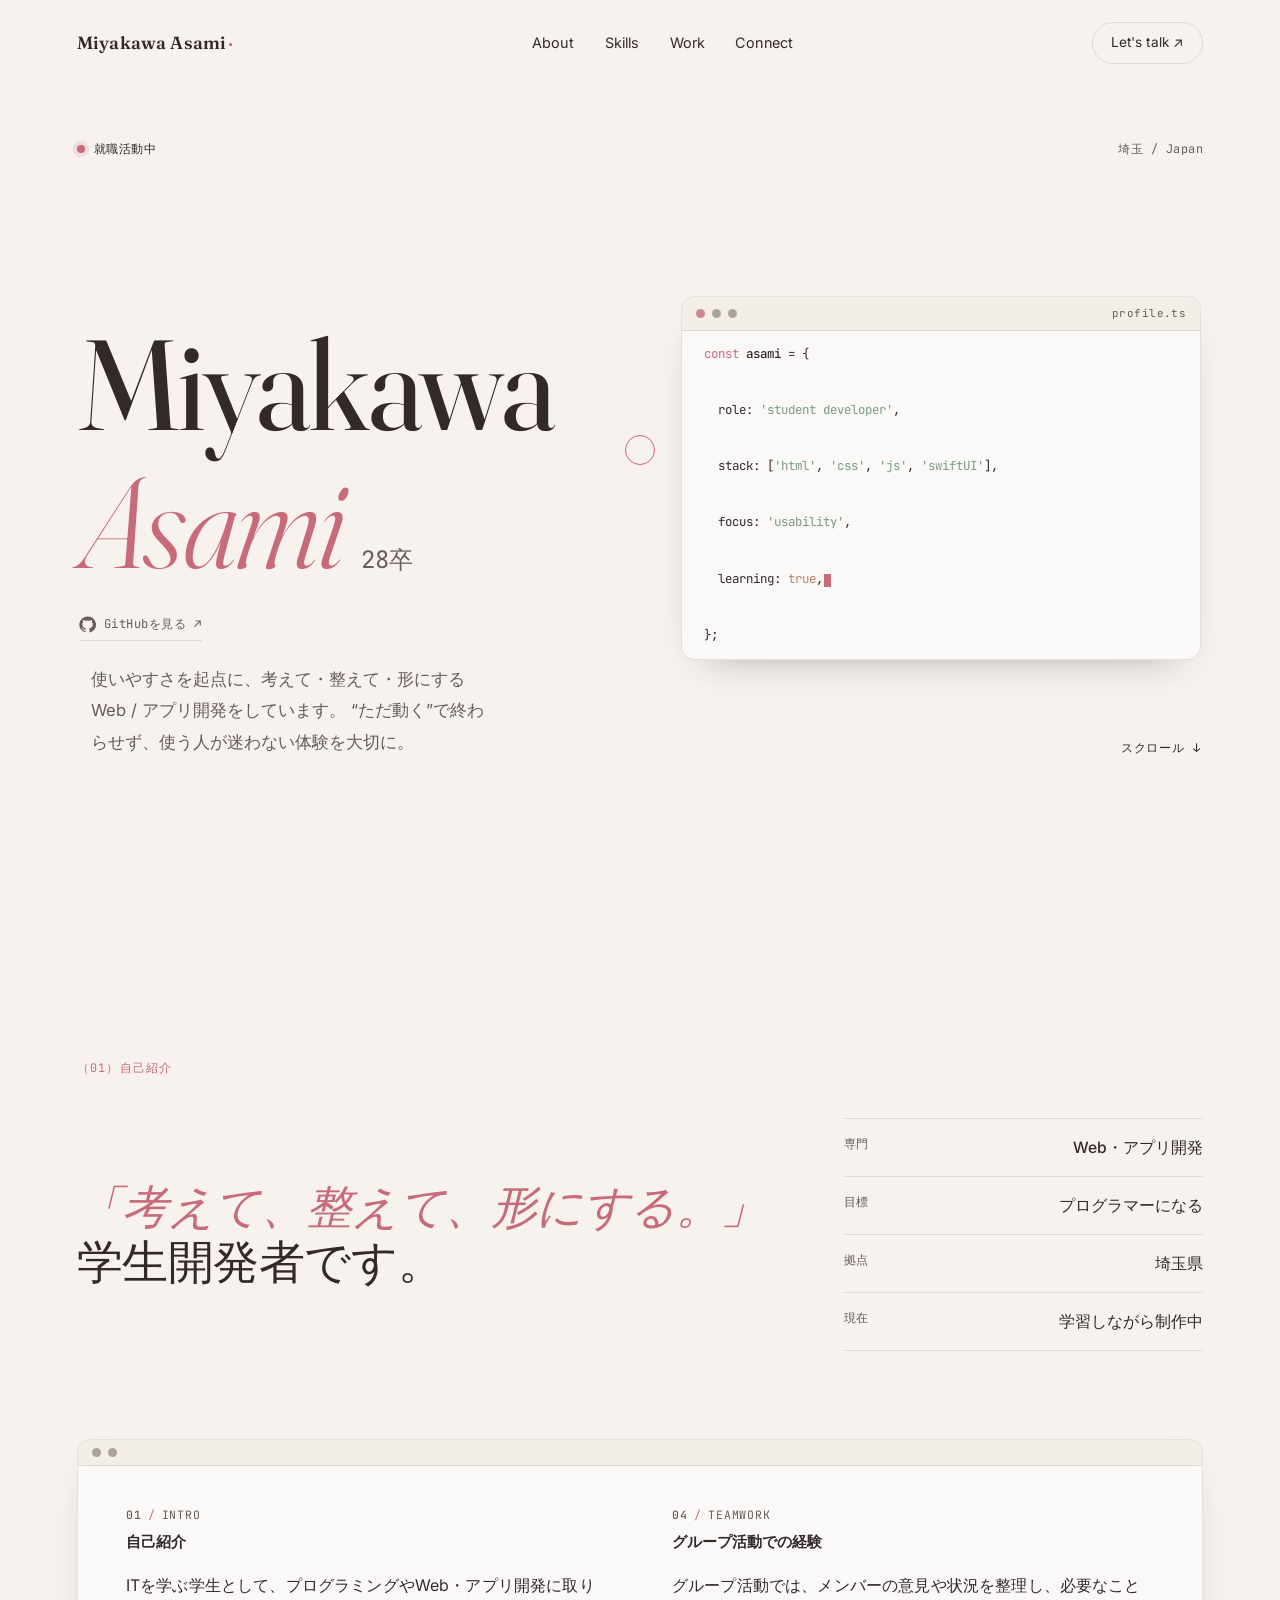
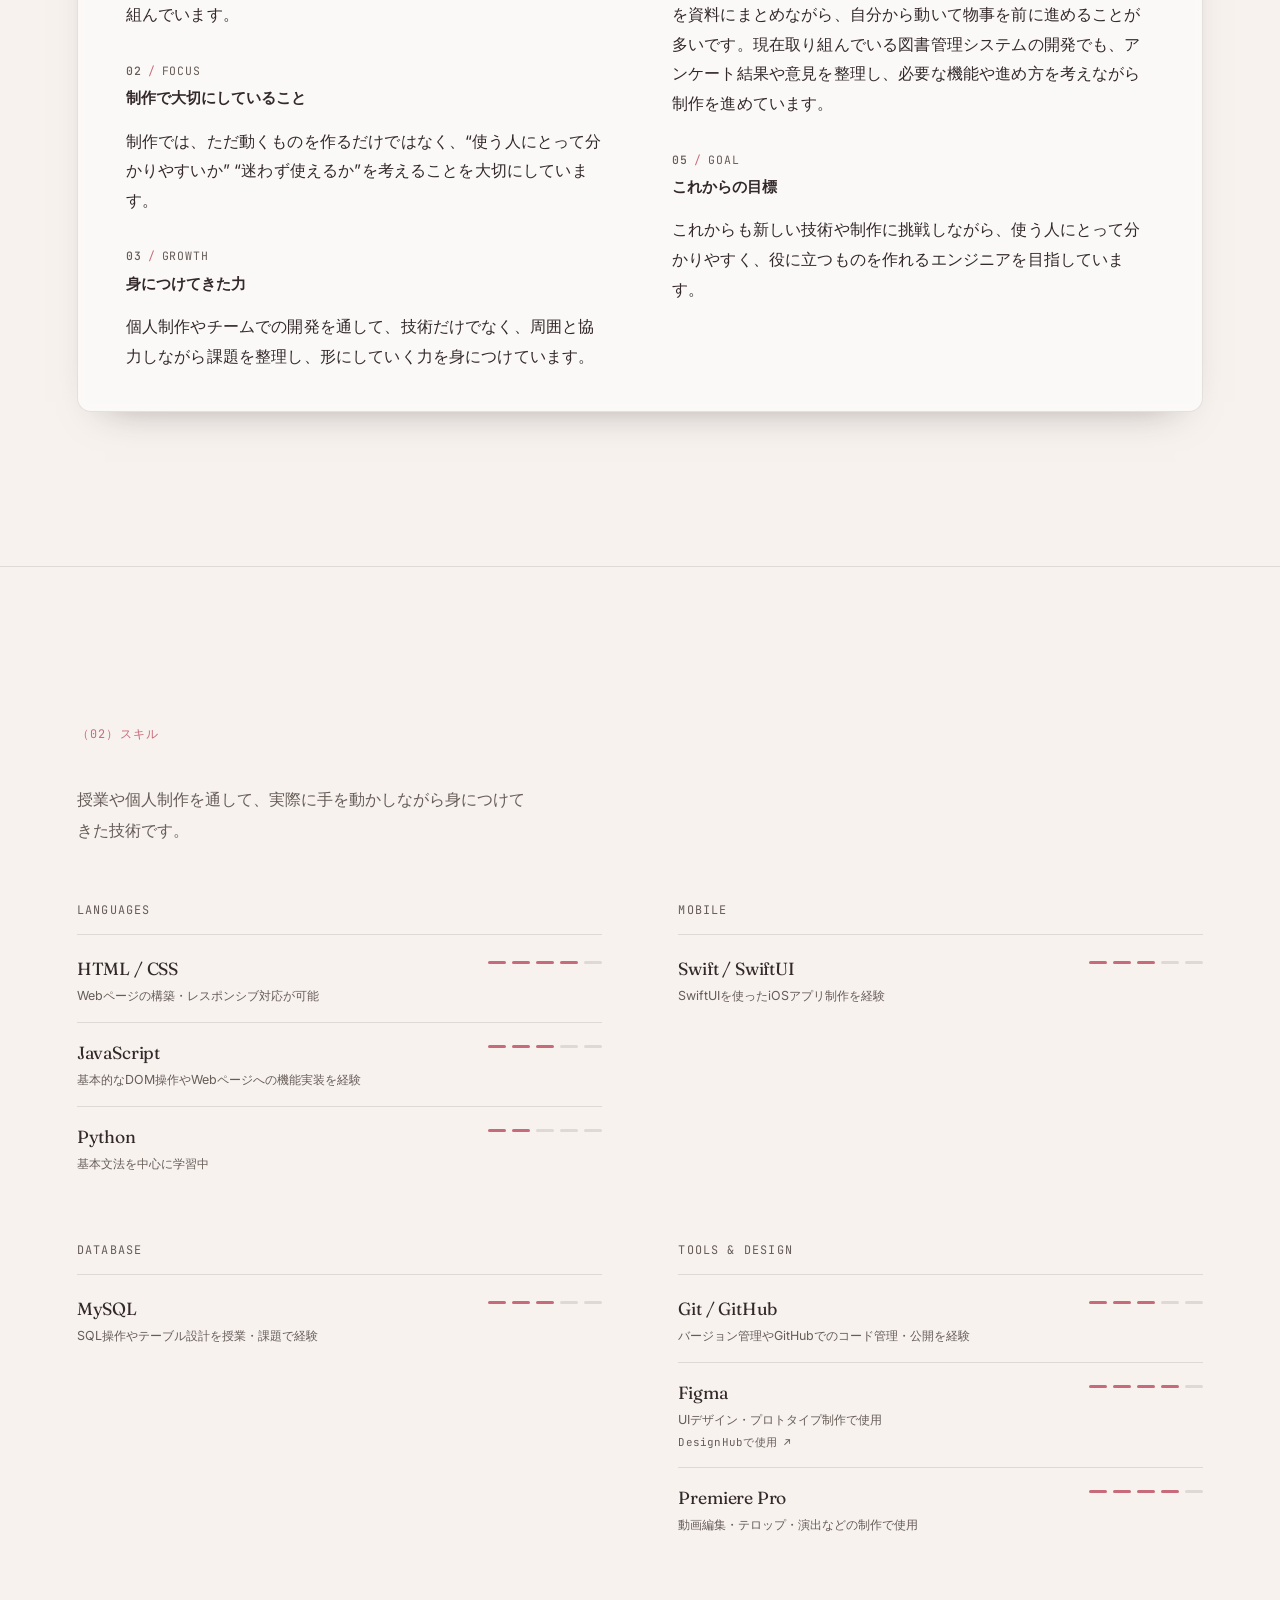
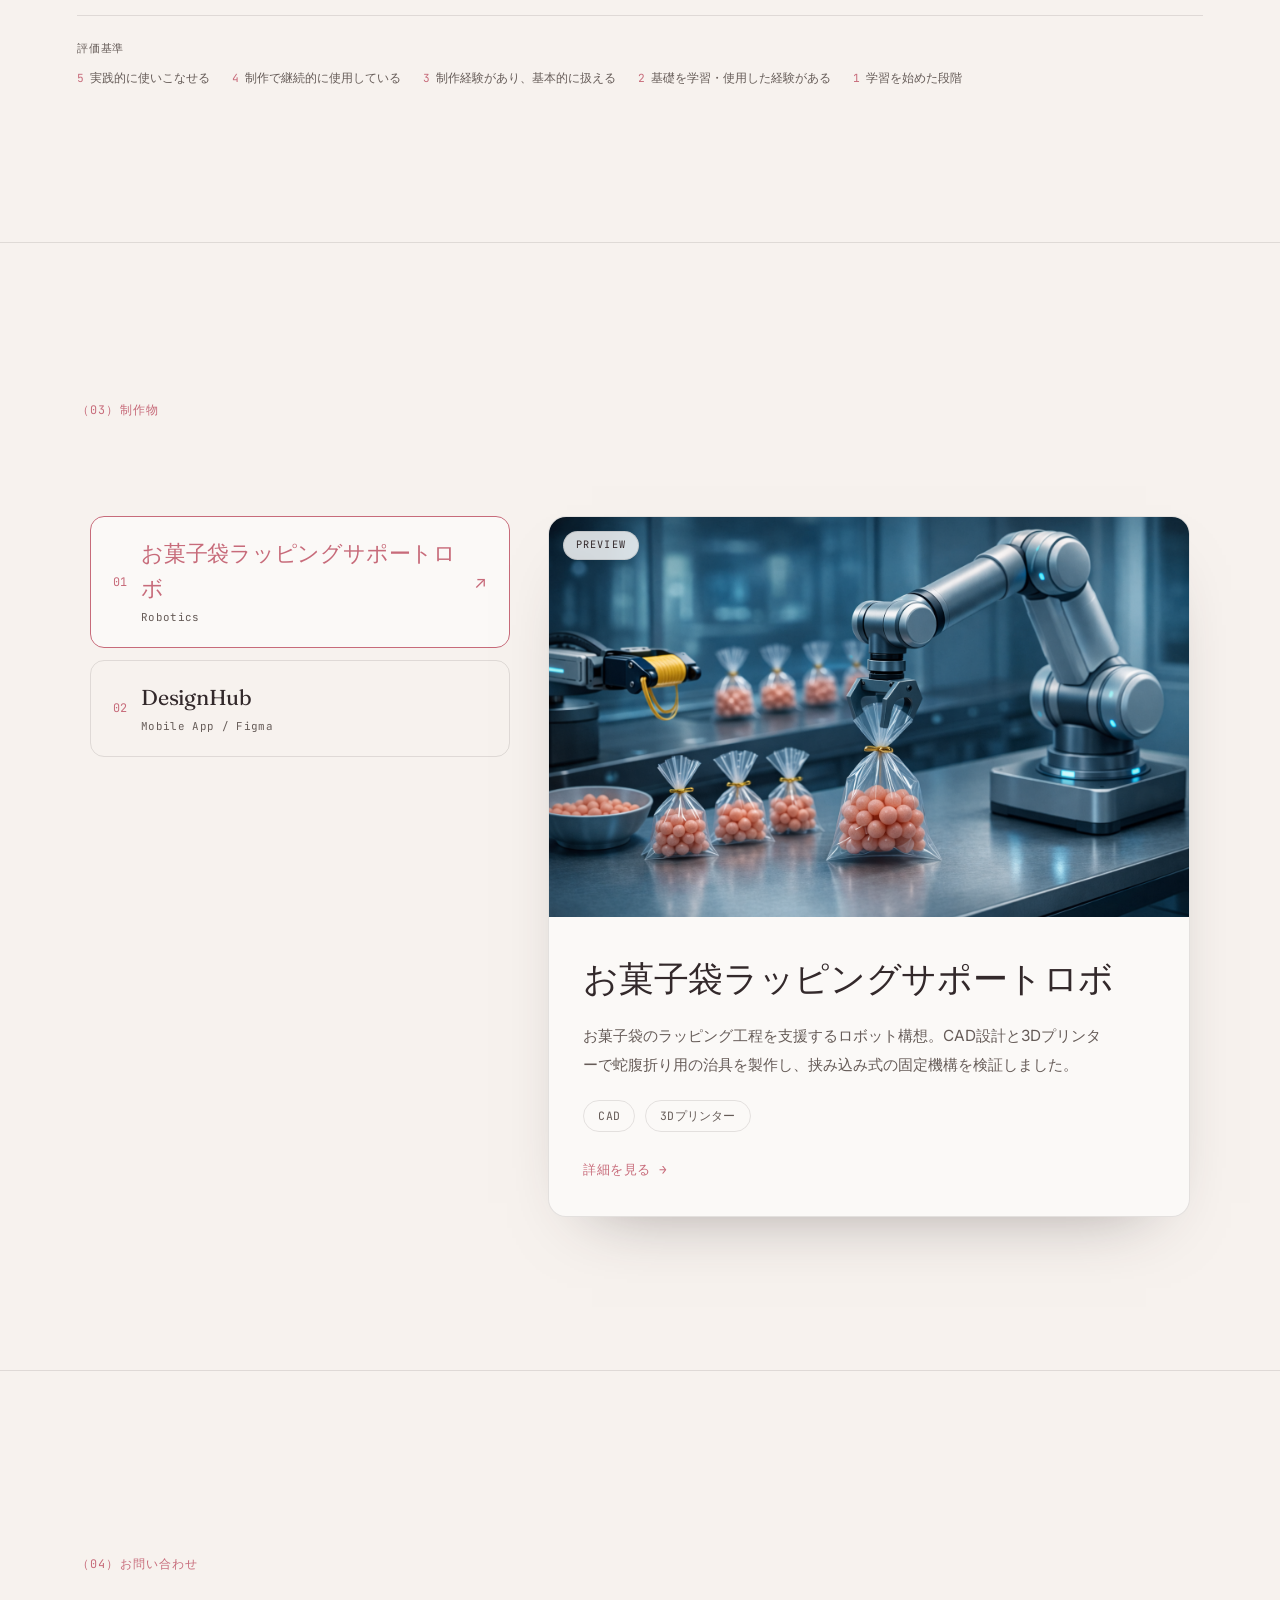
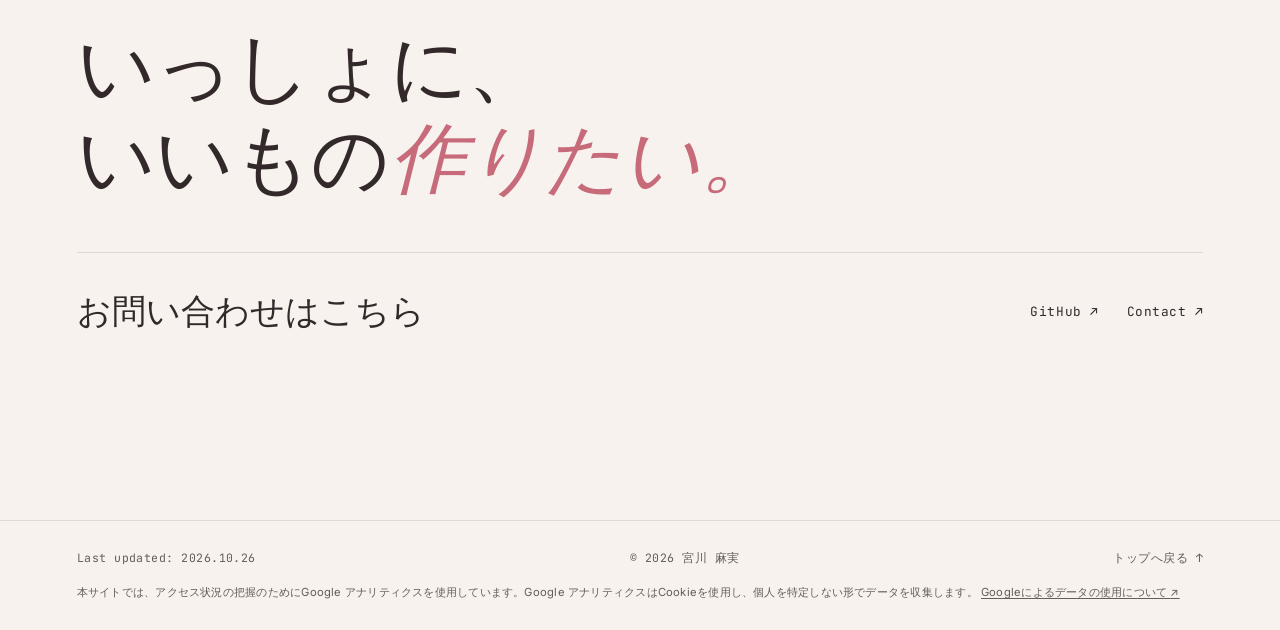
<file: index.html>
<!DOCTYPE html>
<html lang="ja">
  <head>
    <!-- Google tag (gtag.js) -->
    <script async src="https://www.googletagmanager.com/gtag/js?id=G-JQ0D1S25B1"></script>
    <script>
      window.dataLayer = window.dataLayer || [];
      function gtag(){dataLayer.push(arguments);}
      gtag('js', new Date());

      gtag('config', 'G-JQ0D1S25B1');
    </script>
    <meta charset="UTF-8" />
    <meta name="viewport" content="width=device-width, initial-scale=1.0" />
    <title>Miyakawa Asami｜学生開発者のポートフォリオ</title>
    <meta
      name="description"
      content="Web・アプリ開発に取り組む学生開発者、宮川麻実のポートフォリオ。制作実績やスキル、開発で大切にしている考え方を紹介しています。"
    />
    <meta name="theme-color" content="#f7f2ee" />
    <link rel="canonical" href="https://asami-portfolio.pages.dev/" />

    <!-- OGP -->
    <meta property="og:type" content="website" />
    <meta property="og:site_name" content="Miyakawa Asami Portfolio" />
    <meta property="og:locale" content="ja_JP" />
    <meta property="og:url" content="https://asami-portfolio.pages.dev/" />
    <meta property="og:title" content="Miyakawa Asami｜学生開発者のポートフォリオ" />
    <meta
      property="og:description"
      content="Web・アプリ開発に取り組む学生開発者、宮川麻実のポートフォリオ。制作実績やスキル、開発で大切にしている考え方を紹介しています。"
    />
    <meta
      property="og:image"
      content="https://asami-portfolio.pages.dev/public/images/ogp.png"
    />
    <meta property="og:image:width" content="1200" />
    <meta property="og:image:height" content="630" />

    <!-- Twitter Card -->
    <meta name="twitter:card" content="summary_large_image" />
    <meta name="twitter:title" content="Miyakawa Asami｜学生開発者のポートフォリオ" />
    <meta
      name="twitter:description"
      content="Web・アプリ開発に取り組む学生開発者、宮川麻実のポートフォリオ。制作実績やスキル、開発で大切にしている考え方を紹介しています。"
    />
    <meta
      name="twitter:image"
      content="https://asami-portfolio.pages.dev/public/images/ogp.png"
    />
    <link rel="preconnect" href="https://fonts.googleapis.com" />
    <link rel="preconnect" href="https://fonts.gstatic.com" crossorigin />
    <link
      rel="preload"
      as="style"
      href="https://fonts.googleapis.com/css2?family=Fraunces:ital,opsz,wght@0,144,400;0,144,600;1,144,300;1,144,400&family=Inter:wght@400;500;600&family=JetBrains+Mono:wght@400;500&display=swap"
    />
    <link
      href="https://fonts.googleapis.com/css2?family=Fraunces:ital,opsz,wght@0,144,400;0,144,600;1,144,300;1,144,400&family=Inter:wght@400;500;600&family=JetBrains+Mono:wght@400;500&display=swap"
      rel="stylesheet"
      media="print"
      onload="this.media='all'"
    />
    <noscript>
      <link
        href="https://fonts.googleapis.com/css2?family=Fraunces:ital,opsz,wght@0,144,400;0,144,600;1,144,300;1,144,400&family=Inter:wght@400;500;600&family=JetBrains+Mono:wght@400;500&display=swap"
        rel="stylesheet"
      />
    </noscript>
    <link rel="stylesheet" href="./style.css" />
    <!-- GA4のカスタムイベント（Works到達・GitHubクリック） -->
    <script src="./js/analytics.js"></script>
  </head>
  <body>
    <!-- カスタムカーソル -->
    <div class="cursor" aria-hidden="true"></div>

    <!-- ヘッダー -->
    <header class="site-header">
      <a class="brand" href="#top">
        Miyakawa Asami<span class="brand__reg">·</span>
      </a>
      <nav class="topnav" id="site-nav" aria-label="Primary">
        <a href="#about">About</a>
        <a href="#skills">Skills</a>
        <a href="#work">Work</a>
        <a href="#connect">Connect</a>
      </nav>
      <a class="header-cta" href="#connect">
        Let&apos;s talk <span aria-hidden="true">↗</span>
      </a>
      <button class="menu-toggle" type="button" aria-label="メニューを開く" aria-expanded="false" aria-controls="site-nav">
        <span class="menu-toggle__bar" aria-hidden="true"></span>
        <span class="menu-toggle__bar" aria-hidden="true"></span>
      </button>
    </header>

    <main id="top">
      <!-- ヒーロー -->
      <section class="hero">
        <div class="hero__meta">
          <span class="tag">
            <span class="tag__dot"></span>就職活動中
          </span>
          <span class="hero__loc">埼玉 / Japan</span>
        </div>

       <div class="hero__content">
        <div class="hero__main">
          <div class="hero__identity">
            <h1 class="hero__title">
              <span class="line">
                <span class="word">Miyakawa</span>
              </span>

              <span class="line line--accent">
                <span class="word">Asami</span>
                <span class="hero__index">28卒</span>
              </span>
            </h1>

            <a
              class="hero__github"
              href="https://github.com/Asami-mok2"
              target="_blank"
              rel="noopener noreferrer"
              aria-label="宮川麻実のGitHubを新しいタブで開く"
            >
              <span class="hero__github-icon" aria-hidden="true">
                <svg viewBox="0 0 24 24" role="img">
                  <path
                    fill="currentColor"
                    d="M12 .7a11.5 11.5 0 0 0-3.64 22.41c.58.1.79-.25.79-.56v-2.03c-3.22.7-3.9-1.37-3.9-1.37-.53-1.34-1.29-1.7-1.29-1.7-1.05-.72.08-.71.08-.71 1.17.08 1.78 1.2 1.78 1.2 1.04 1.78 2.72 1.27 3.39.97.1-.75.4-1.27.74-1.56-2.57-.29-5.27-1.28-5.27-5.69 0-1.26.45-2.28 1.19-3.09-.12-.29-.52-1.47.11-3.05 0 0 .97-.31 3.16 1.18a10.94 10.94 0 0 1 5.76 0c2.2-1.49 3.16-1.18 3.16-1.18.63 1.58.23 2.76.11 3.05.74.81 1.19 1.83 1.19 3.09 0 4.42-2.7 5.39-5.28 5.68.42.36.79 1.07.79 2.16v3.2c0 .31.21.67.8.56A11.5 11.5 0 0 0 12 .7Z"
                  />
                </svg>
              </span>

              <span>GitHubを見る</span>
              <span aria-hidden="true">↗</span>
            </a>
          </div>

          <div class="codecard" aria-hidden="true">
            <div class="codecard__bar">
              <span class="codecard__dot"></span>
              <span class="codecard__dot"></span>
              <span class="codecard__dot"></span>
              <span class="codecard__file">profile.ts</span>
            </div>

            <pre class="codecard__code"><span class="ln"><span class="c-key">const</span> <span class="c-var">asami</span> = {</span>
      <span class="ln">  role: <span class="c-str">&apos;student developer&apos;</span>,</span>
      <span class="ln">  stack: [<span class="c-str">&apos;html&apos;</span>, <span class="c-str">&apos;css&apos;</span>, <span class="c-str">&apos;js&apos;</span>, <span class="c-str">&apos;swiftUI&apos;</span>],</span>
      <span class="ln">  focus: <span class="c-str">&apos;usability&apos;</span>,</span>
      <span class="ln">  learning: <span class="c-bool">true</span>,<span class="caret">&nbsp;</span></span>
      <span class="ln">};</span></pre>
          </div>
        </div>

        <div class="hero__message">
          <p class="hero__jp">
            使いやすさを起点に、考えて・整えて・形にする
            Web / アプリ開発をしています。
            &ldquo;ただ動く&rdquo;で終わらせず、使う人が迷わない体験を大切に。
          </p>

          <a class="scroll-hint" href="#about">
            スクロール <span aria-hidden="true">↓</span>
          </a>
        </div>
      </div>
      </section>

      <!-- アバウト -->
      <section class="about" id="about">
        <h2 class="section-label" data-reveal>（01）自己紹介</h2>
        <div class="about__top">
          <p class="about__lead" data-reveal>
            <em class="nowrap">「考えて、整えて、形にする。」</em><br />学生開発者です。
          </p>
          <ul class="about__facts" data-reveal>
            <li><span>専門</span>Web・アプリ開発</li>
            <li><span>目標</span>プログラマーになる</li>
            <li><span>拠点</span>埼玉県</li>
            <li><span>現在</span>学習しながら制作中</li>
          </ul>
        </div>
        <div class="about__body" data-reveal>
          <div class="about__body-bar" aria-hidden="true">
            <span class="about__body-dot"></span>
            <span class="about__body-dot"></span>
          </div>
          <div class="about__body-content">
            <div class="about__body-columns">
              <div class="about__col">
                <div class="about__block">
                  <div class="about__block-head">
                    <p class="about__block-label">
                      <span class="about__block-num">01</span><span class="about__block-slash">/</span>INTRO
                    </p>
                    <p class="about__block-sub">自己紹介</p>
                  </div>
                  <p>
                    ITを学ぶ学生として、プログラミングやWeb・アプリ開発に取り組んでいます。
                  </p>
                </div>
                <div class="about__block">
                  <div class="about__block-head">
                    <p class="about__block-label">
                      <span class="about__block-num">02</span><span class="about__block-slash">/</span>FOCUS
                    </p>
                    <p class="about__block-sub">制作で大切にしていること</p>
                  </div>
                  <p>
                    制作では、ただ動くものを作るだけではなく、&ldquo;使う人にとって分かりやすいか&rdquo;
                    &ldquo;迷わず使えるか&rdquo;を考えることを大切にしています。
                  </p>
                </div>
                <div class="about__block">
                  <div class="about__block-head">
                    <p class="about__block-label">
                      <span class="about__block-num">03</span><span class="about__block-slash">/</span>GROWTH
                    </p>
                    <p class="about__block-sub">身につけてきた力</p>
                  </div>
                  <p>
                    個人制作やチームでの開発を通して、技術だけでなく、周囲と協力しながら課題を整理し、形にしていく力を身につけています。
                  </p>
                </div>
              </div>
              <div class="about__col">
                <div class="about__block">
                  <div class="about__block-head">
                    <p class="about__block-label">
                      <span class="about__block-num">04</span><span class="about__block-slash">/</span>TEAMWORK
                    </p>
                    <p class="about__block-sub">グループ活動での経験</p>
                  </div>
                  <p>
                    グループ活動では、メンバーの意見や状況を整理し、必要なことを資料にまとめながら、自分から動いて物事を前に進めることが多いです。現在取り組んでいる図書管理システムの開発でも、アンケート結果や意見を整理し、必要な機能や進め方を考えながら制作を進めています。
                  </p>
                </div>
                <div class="about__block">
                  <div class="about__block-head">
                    <p class="about__block-label">
                      <span class="about__block-num">05</span><span class="about__block-slash">/</span>GOAL
                    </p>
                    <p class="about__block-sub">これからの目標</p>
                  </div>
                  <p>
                    これからも新しい技術や制作に挑戦しながら、使う人にとって分かりやすく、役に立つものを作れるエンジニアを目指しています。
                  </p>
                </div>
              </div>
            </div>
          </div>
        </div>
      </section>

      <!-- スキル -->
      <section class="skills" id="skills">
        <h2 class="section-label" data-reveal>（02）スキル</h2>
        <p class="skills__note" data-reveal>
          授業や個人制作を通して、実際に手を動かしながら身につけてきた技術です。
        </p>

        <div class="skills__grid">
          <div class="skill-group" data-reveal>
            <h3 class="skill-group__title">Languages</h3>
            <ul class="skill-list">
              <li class="skill-item">
                <span class="skill-item__main">
                  <span class="skill-item__name">HTML / CSS</span>
                  <span class="skill-item__desc">Webページの構築・レスポンシブ対応が可能</span>
                </span>
                <span class="skill-meter" role="img" aria-label="習熟度4/5">
                  <span class="skill-meter__bar is-filled"></span>
                  <span class="skill-meter__bar is-filled"></span>
                  <span class="skill-meter__bar is-filled"></span>
                  <span class="skill-meter__bar is-filled"></span>
                  <span class="skill-meter__bar"></span>
                </span>
              </li>
              <li class="skill-item">
                <span class="skill-item__main">
                  <span class="skill-item__name">JavaScript</span>
                  <span class="skill-item__desc">基本的なDOM操作やWebページへの機能実装を経験</span>
                </span>
                <span class="skill-meter" role="img" aria-label="習熟度3/5">
                  <span class="skill-meter__bar is-filled"></span>
                  <span class="skill-meter__bar is-filled"></span>
                  <span class="skill-meter__bar is-filled"></span>
                  <span class="skill-meter__bar"></span>
                  <span class="skill-meter__bar"></span>
                </span>
              </li>
              <li class="skill-item">
                <span class="skill-item__main">
                  <span class="skill-item__name">Python</span>
                  <span class="skill-item__desc">基本文法を中心に学習中</span>
                </span>
                <span class="skill-meter" role="img" aria-label="習熟度2/5">
                  <span class="skill-meter__bar is-filled"></span>
                  <span class="skill-meter__bar is-filled"></span>
                  <span class="skill-meter__bar"></span>
                  <span class="skill-meter__bar"></span>
                  <span class="skill-meter__bar"></span>
                </span>
              </li>
            </ul>
          </div>

          <div class="skill-group" data-reveal>
            <h3 class="skill-group__title">Mobile</h3>
            <ul class="skill-list">
              <li class="skill-item">
                <span class="skill-item__main">
                  <span class="skill-item__name">Swift / SwiftUI</span>
                  <span class="skill-item__desc">SwiftUIを使ったiOSアプリ制作を経験</span>
                </span>
                <span class="skill-meter" role="img" aria-label="習熟度3/5">
                  <span class="skill-meter__bar is-filled"></span>
                  <span class="skill-meter__bar is-filled"></span>
                  <span class="skill-meter__bar is-filled"></span>
                  <span class="skill-meter__bar"></span>
                  <span class="skill-meter__bar"></span>
                </span>
              </li>
            </ul>
          </div>

          <div class="skill-group" data-reveal>
            <h3 class="skill-group__title">Database</h3>
            <ul class="skill-list">
              <li class="skill-item">
                <span class="skill-item__main">
                  <span class="skill-item__name">MySQL</span>
                  <span class="skill-item__desc">SQL操作やテーブル設計を授業・課題で経験</span>
                </span>
                <span class="skill-meter" role="img" aria-label="習熟度3/5">
                  <span class="skill-meter__bar is-filled"></span>
                  <span class="skill-meter__bar is-filled"></span>
                  <span class="skill-meter__bar is-filled"></span>
                  <span class="skill-meter__bar"></span>
                  <span class="skill-meter__bar"></span>
                </span>
              </li>
            </ul>
          </div>

          <div class="skill-group" data-reveal>
            <h3 class="skill-group__title">Tools &amp; Design</h3>
            <ul class="skill-list">
              <li class="skill-item">
                <span class="skill-item__main">
                  <span class="skill-item__name">Git / GitHub</span>
                  <span class="skill-item__desc">バージョン管理やGitHubでのコード管理・公開を経験</span>
                </span>
                <span class="skill-meter" role="img" aria-label="習熟度3/5">
                  <span class="skill-meter__bar is-filled"></span>
                  <span class="skill-meter__bar is-filled"></span>
                  <span class="skill-meter__bar is-filled"></span>
                  <span class="skill-meter__bar"></span>
                  <span class="skill-meter__bar"></span>
                </span>
              </li>
              <li class="skill-item">
                <span class="skill-item__main">
                  <span class="skill-item__name">Figma</span>
                  <span class="skill-item__desc">UIデザイン・プロトタイプ制作で使用</span>
                  <a class="skill-item__link" href="works/designhub.html">DesignHubで使用 ↗</a>
                </span>
                <span class="skill-meter" role="img" aria-label="習熟度4/5">
                  <span class="skill-meter__bar is-filled"></span>
                  <span class="skill-meter__bar is-filled"></span>
                  <span class="skill-meter__bar is-filled"></span>
                  <span class="skill-meter__bar is-filled"></span>
                  <span class="skill-meter__bar"></span>
                </span>
              </li>
              <li class="skill-item">
                <span class="skill-item__main">
                  <span class="skill-item__name">Premiere Pro</span>
                  <span class="skill-item__desc">動画編集・テロップ・演出などの制作で使用</span>
                </span>
                <span class="skill-meter" role="img" aria-label="習熟度4/5">
                  <span class="skill-meter__bar is-filled"></span>
                  <span class="skill-meter__bar is-filled"></span>
                  <span class="skill-meter__bar is-filled"></span>
                  <span class="skill-meter__bar is-filled"></span>
                  <span class="skill-meter__bar"></span>
                </span>
              </li>
            </ul>
          </div>
        </div>

        <div class="skills__legend" data-reveal>
          <p class="skills__legend-title">評価基準</p>
          <ul class="skills__legend-list">
            <li><span>5</span>実践的に使いこなせる</li>
            <li><span>4</span>制作で継続的に使用している</li>
            <li><span>3</span>制作経験があり、基本的に扱える</li>
            <li><span>2</span>基礎を学習・使用した経験がある</li>
            <li><span>1</span>学習を始めた段階</li>
          </ul>
        </div>
      </section>

      <!-- ワーク -->
      <section class="work" id="work">
        <div class="work__head">
          <h2 class="section-label" data-reveal>（03）制作物</h2>
        </div>

        <div class="workpanel" data-reveal>
          <!-- 左：作品リンク一覧 -->
          <nav class="workpanel__list" aria-label="制作物一覧">
            <a
              class="worktab is-active"
              href="works/robotics.html"
              data-index="0"
            >
              <span class="worktab__no">01</span>
              <span class="worktab__main">
                <span class="worktab__name">お菓子袋ラッピングサポートロボ</span>
                <span class="worktab__cat">Robotics</span>
              </span>
              <span class="worktab__arrow" aria-hidden="true">↗</span>
            </a>
            <a class="worktab" href="works/designhub.html" data-index="1">
              <span class="worktab__no">02</span>
              <span class="worktab__main">
                <span class="worktab__name">DesignHub</span>
                <span class="worktab__cat">Mobile App / Figma</span>
              </span>
              <span class="worktab__arrow" aria-hidden="true">↗</span>
            </a>
          </nav>

          <!-- 右：プレビュー（クリックで詳細へ） -->
          <a class="workpanel__view" id="work-view" href="works/robotics.html">
            <span class="workview__media">
              <img
                class="workview__img"
                src="./public/images/robotics/preview.png"
                alt="お菓子袋ラッピングサポートロボのイメージ"
              />
              <span class="workview__badge">Preview</span>
            </span>
            <span class="workview__body">
              <h3 class="workview__title">お菓子袋ラッピングサポートロボ</h3>
              <p class="workview__desc">
                お菓子袋のラッピング工程を支援するロボット構想。CAD設計と3Dプリンターで蛇腹折り用の治具を製作し、挟み込み式の固定機構を検証しました。
              </p>
              <ul class="workview__tags">
                <li>CAD</li>
                <li>3Dプリンター</li>
              </ul>
              <span class="workview__cta">
                詳細を見る <span aria-hidden="true">→</span>
              </span>
            </span>
          </a>
        </div>
      </section>

      <!-- コネクト -->
      <section class="connect" id="connect">
        <h2 class="section-label" data-reveal>（04）お問い合わせ</h2>
        <h2 class="connect__title" data-reveal>
          いっしょに、<br />いいもの<span class="accent">作りたい。</span>
        </h2>
        <div class="connect__links" data-reveal>
          <a class="connect__mail" href="mailto:siw24010034@class.siw.ac.jp">
            お問い合わせはこちら
          </a>
          <div class="connect__socials">
            <a href="https://github.com/Asami-mok2" target="_blank" rel="noopener noreferrer">
              GitHub <span aria-hidden="true">↗</span>
            </a>
            <a href="mailto:siw24010034@class.siw.ac.jp">
              Contact <span aria-hidden="true">↗</span>
            </a>
          </div>
        </div>
      </section>
    </main>

    <footer class="site-footer">
      <span id="updated-date">Last updated: 2026.10.26</span>
      <span>© 2026 宮川 麻実</span>
      <a href="#top">トップへ戻る <span aria-hidden="true">↑</span></a>
      <p class="site-footer__note">
        本サイトでは、アクセス状況の把握のためにGoogle アナリティクスを使用しています。Google アナリティクスはCookieを使用し、個人を特定しない形でデータを収集します。
        <a href="https://policies.google.com/technologies/partner-sites?hl=ja" target="_blank" rel="noopener noreferrer">Googleによるデータの使用について <span aria-hidden="true">↗</span></a>
      </p>
    </footer>

    <script src="./js/app.js"></script>
  </body>
</html>
</file>
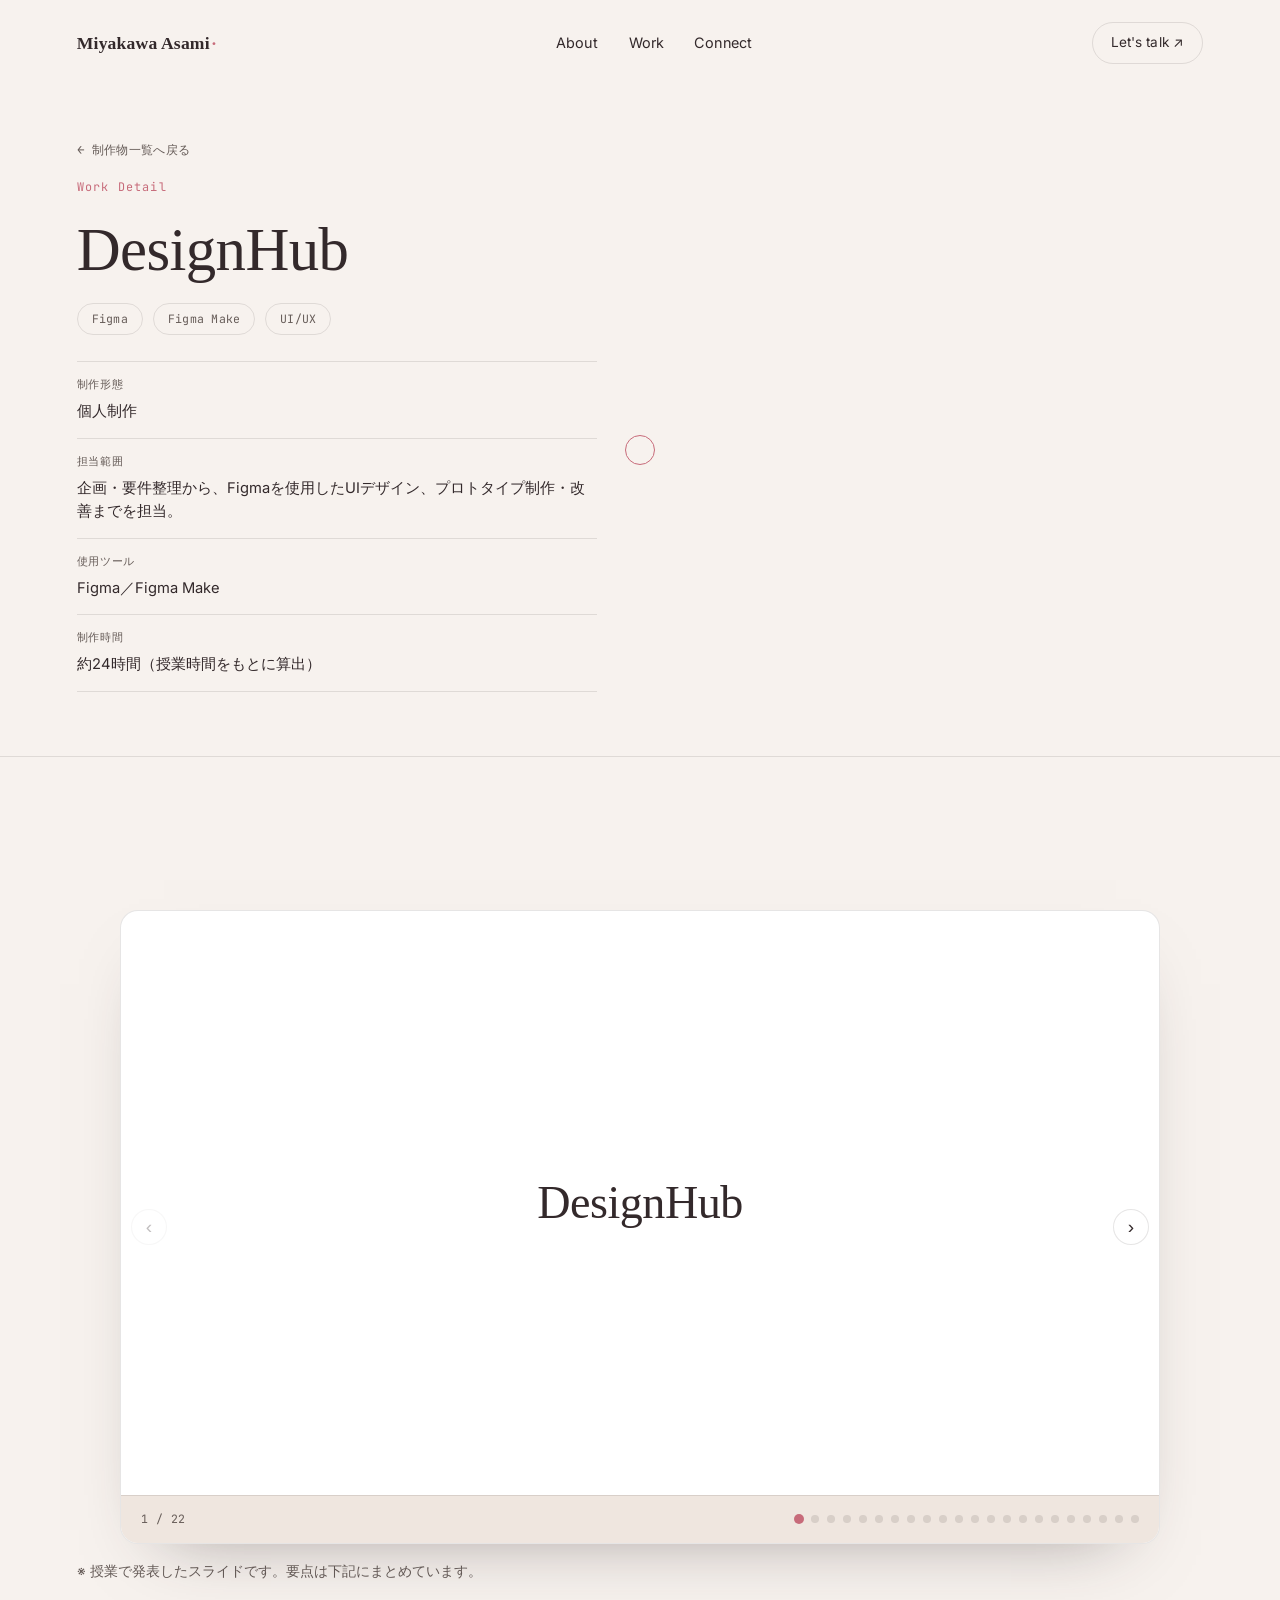
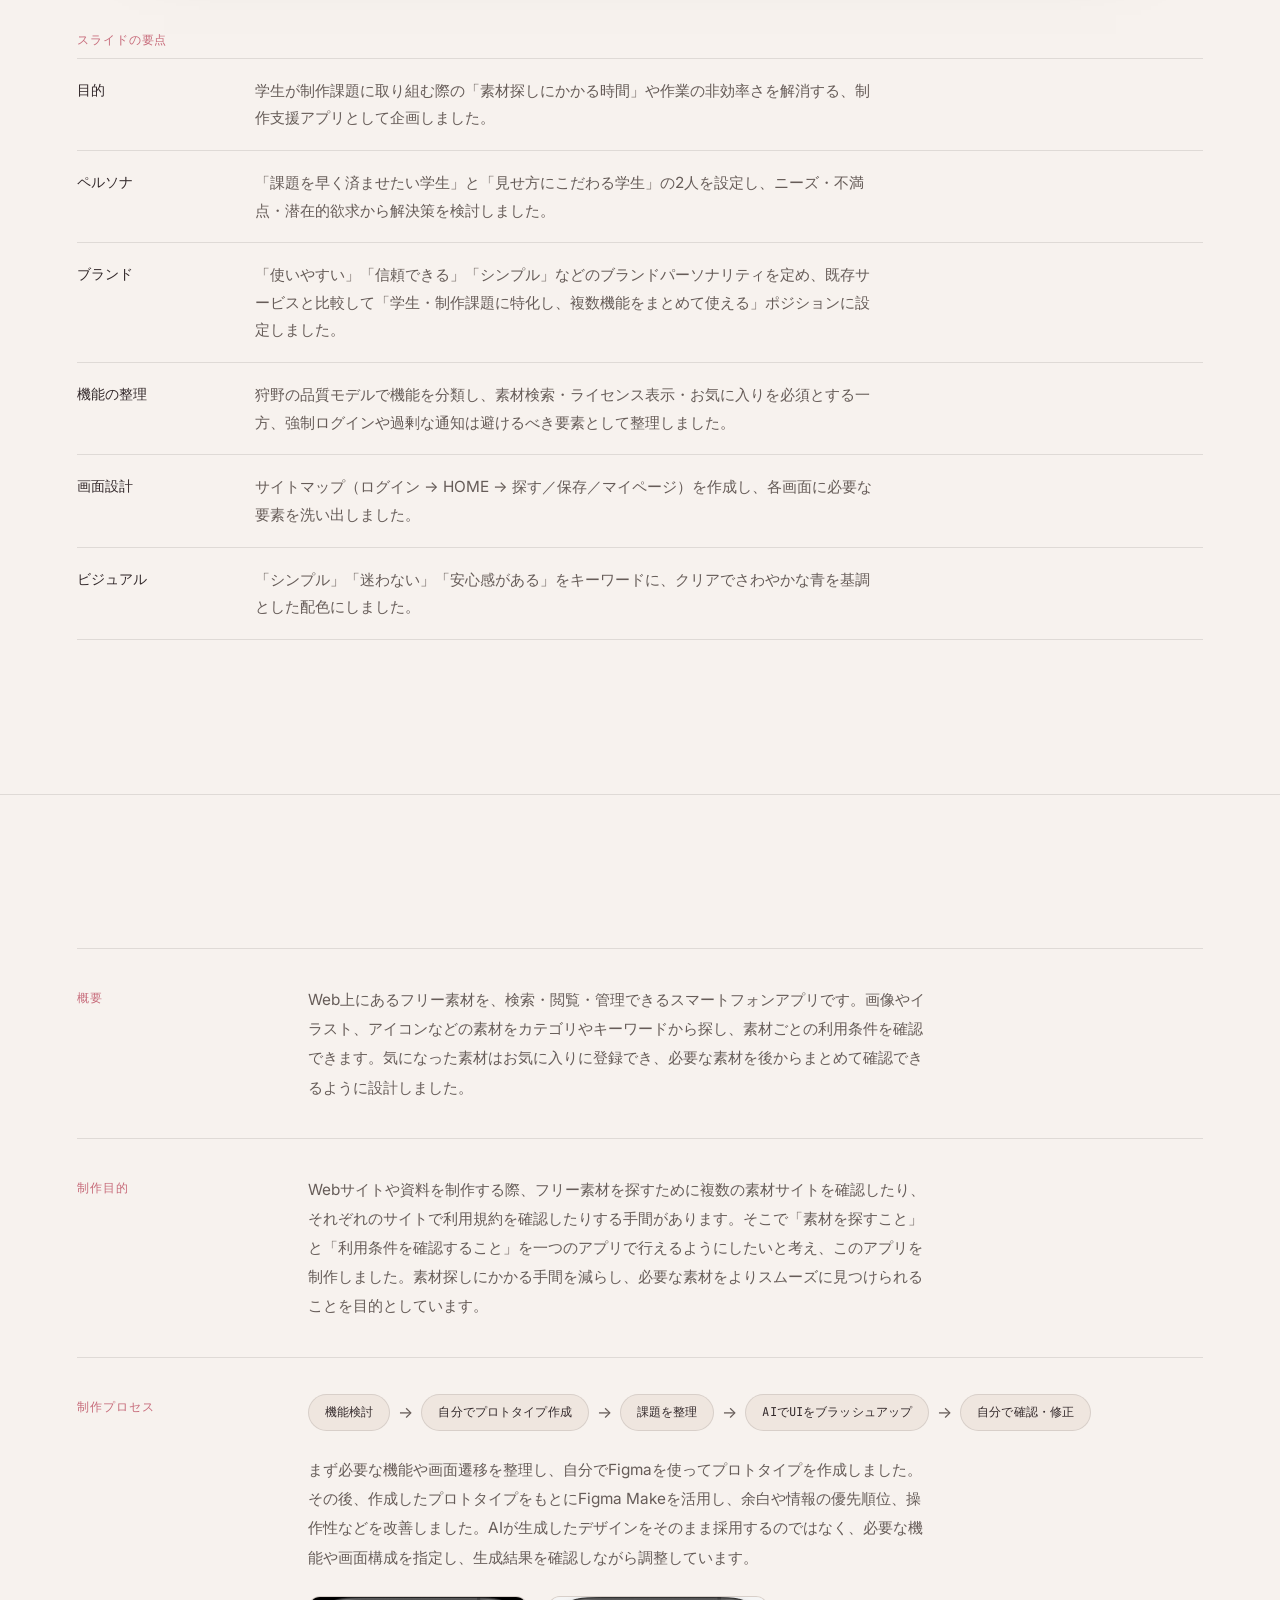
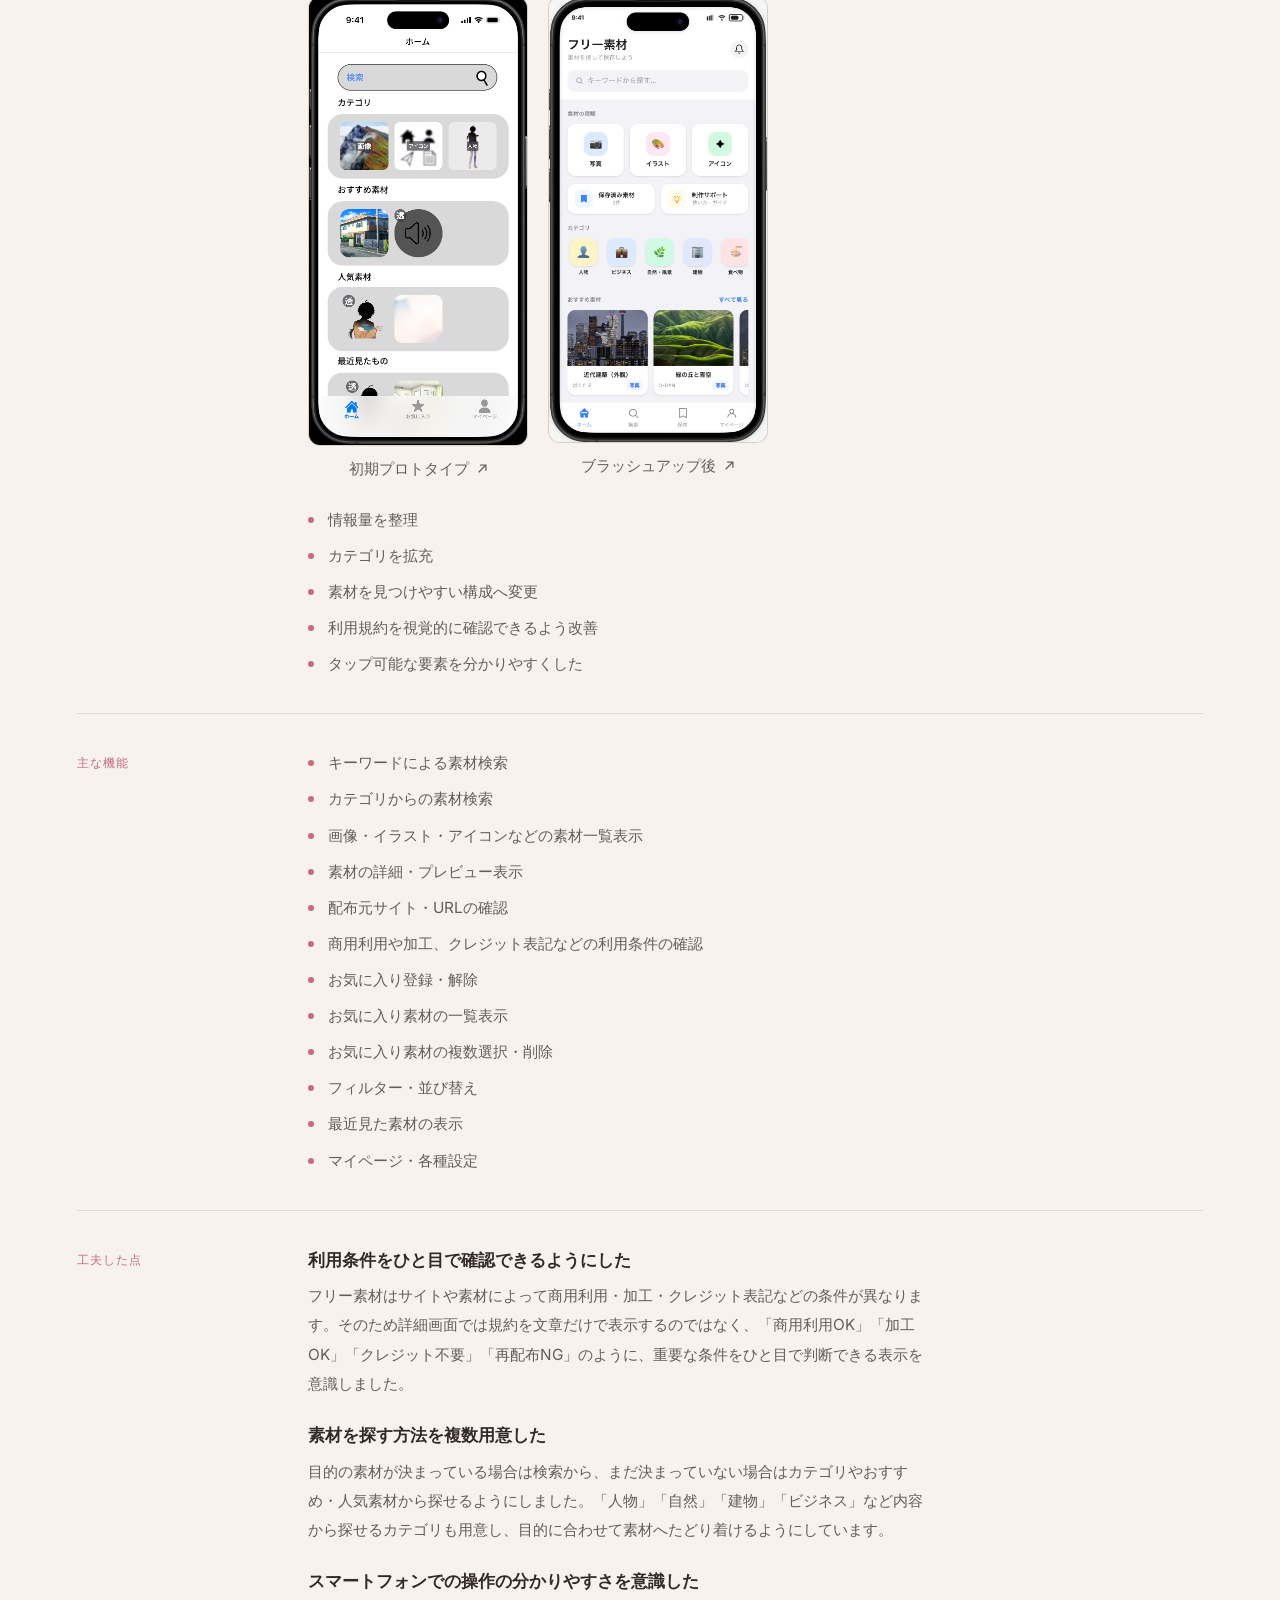
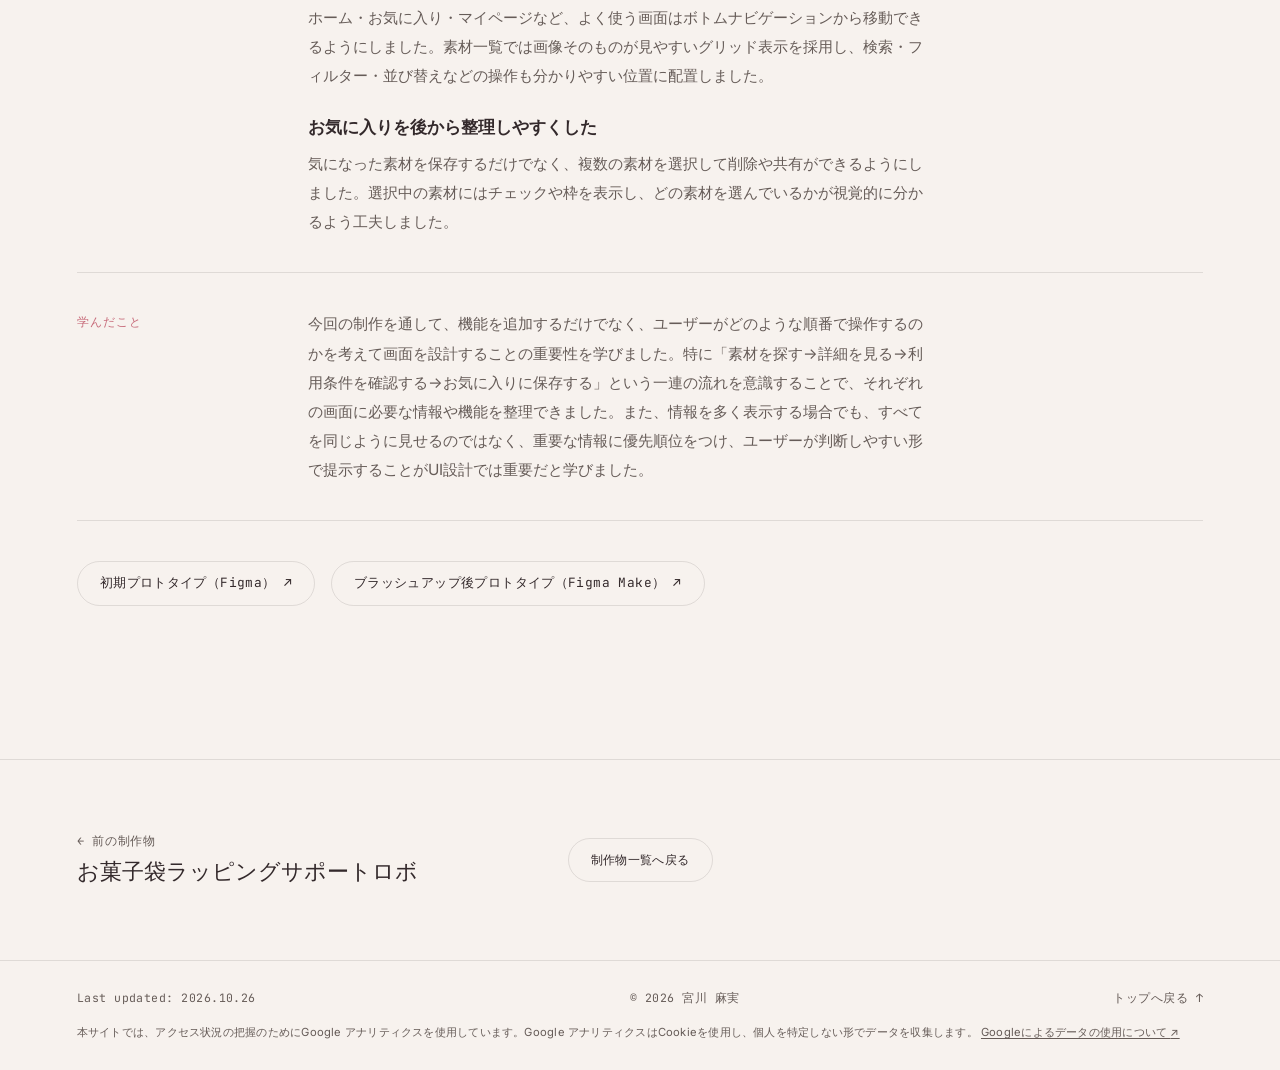
<file: works/designhub.html>
<!DOCTYPE html>
<html lang="ja">
  <head>
    <!-- Google tag (gtag.js) -->
    <script async src="https://www.googletagmanager.com/gtag/js?id=G-JQ0D1S25B1"></script>
    <script>
      window.dataLayer = window.dataLayer || [];
      function gtag(){dataLayer.push(arguments);}
      gtag('js', new Date());

      gtag('config', 'G-JQ0D1S25B1');
    </script>
    <meta charset="UTF-8" />
    <meta name="viewport" content="width=device-width, initial-scale=1.0" />
    <title>DesignHub｜Miyakawa Asami ポートフォリオ</title>
    <meta
      name="description"
      content="Figmaで企画からUIデザイン、プロトタイプ制作・改善までを行った、フリー素材を検索・管理できるスマートフォンアプリ「DesignHub」の制作紹介です。"
    />
    <meta name="theme-color" content="#f7f2ee" />
    <link rel="canonical" href="https://asami-portfolio.pages.dev/works/designhub" />

    <!-- OGP -->
    <meta property="og:type" content="article" />
    <meta property="og:site_name" content="Miyakawa Asami Portfolio" />
    <meta property="og:locale" content="ja_JP" />
    <meta property="og:url" content="https://asami-portfolio.pages.dev/works/designhub" />
    <meta property="og:title" content="DesignHub｜Miyakawa Asami ポートフォリオ" />
    <meta
      property="og:description"
      content="Figmaで企画からUIデザイン、プロトタイプ制作・改善までを行った、フリー素材を検索・管理できるスマートフォンアプリ「DesignHub」の制作紹介です。"
    />
    <meta
      property="og:image"
      content="https://asami-portfolio.pages.dev/public/images/ogp.png"
    />
    <meta property="og:image:width" content="1200" />
    <meta property="og:image:height" content="630" />

    <!-- Twitter Card -->
    <meta name="twitter:card" content="summary_large_image" />
    <meta name="twitter:title" content="DesignHub｜Miyakawa Asami ポートフォリオ" />
    <meta
      name="twitter:description"
      content="Figmaで企画からUIデザイン、プロトタイプ制作・改善までを行った、フリー素材を検索・管理できるスマートフォンアプリ「DesignHub」の制作紹介です。"
    />
    <meta
      name="twitter:image"
      content="https://asami-portfolio.pages.dev/public/images/ogp.png"
    />
    <link rel="preconnect" href="https://fonts.googleapis.com" />
    <link rel="preconnect" href="https://fonts.gstatic.com" crossorigin />
    <link
      rel="preload"
      as="style"
      href="https://fonts.googleapis.com/css2?family=Inter:wght@400;500;600;700;800&family=JetBrains+Mono:wght@400;500&family=Noto+Sans+JP:wght@400;500;700&display=swap"
    />
    <link
      href="https://fonts.googleapis.com/css2?family=Inter:wght@400;500;600;700;800&family=JetBrains+Mono:wght@400;500&family=Noto+Sans+JP:wght@400;500;700&display=swap"
      rel="stylesheet"
      media="print"
      onload="this.media='all'"
    />
    <noscript>
      <link
        href="https://fonts.googleapis.com/css2?family=Inter:wght@400;500;600;700;800&family=JetBrains+Mono:wght@400;500&family=Noto+Sans+JP:wght@400;500;700&display=swap"
        rel="stylesheet"
      />
    </noscript>
    <link rel="stylesheet" href="../style.css" />
    <!-- GA4のカスタムイベント（Works到達・GitHubクリック） -->
    <script src="../js/analytics.js"></script>
  </head>
  <body data-work="designhub">
    <div class="cursor" aria-hidden="true"></div>

    <header class="site-header">
      <a class="brand" href="../index.html#top">
        Miyakawa Asami<span class="brand__reg">·</span>
      </a>
      <nav class="topnav" id="site-nav" aria-label="Primary">
        <a href="../index.html#about">About</a>
        <a href="../index.html#work">Work</a>
        <a href="../index.html#connect">Connect</a>
      </nav>
      <a class="header-cta" href="../index.html#connect">
        Let&apos;s talk <span aria-hidden="true">↗</span>
      </a>
      <button class="menu-toggle" type="button" aria-label="メニューを開く" aria-expanded="false" aria-controls="site-nav">
        <span class="menu-toggle__bar" aria-hidden="true"></span>
        <span class="menu-toggle__bar" aria-hidden="true"></span>
      </button>
    </header>

    <main>
      <section class="detail-hero">
        <div class="container">
          <a class="back-link" href="../index.html#work">← 制作物一覧へ戻る</a>
          <span class="eyebrow">Work Detail</span>
          <h1 class="detail-title" id="detailTitle"></h1>
          <div class="tags detail-tags" id="detailTags"></div>
          <ul class="detail-meta">
            <li><span>制作形態</span><span id="detailFormat"></span></li>
            <li><span>担当範囲</span><span id="detailRole"></span></li>
            <li><span>使用ツール</span><span id="detailTools"></span></li>
            <li><span>制作時間</span><span id="detailDuration"></span></li>
          </ul>
        </div>
      </section>

      <section class="section slides-section">
        <div class="container">
          <div class="slidedeck reveal" aria-label="発表スライド">
            <div class="slidedeck__viewport">
              <div class="slidedeck__track">
                <article class="slidedeck__slide" style="align-items: center; text-align: center;">
                  <h2 class="slidedeck__title">DesignHub</h2>
                </article>

                <article class="slidedeck__slide">
                  <p class="slidedeck__label">Introduction</p>
                  <p class="slidedeck__lead" style="font-family: var(--font-display); font-size: clamp(1.1rem, 2vw, 1.6rem); text-align: center;">DesignHubについて</p>
                  <p class="slidedeck__lead">
                    本アプリは、学生が制作課題に取り組む際に感じている「素材探しにかかる時間」や「作業の非効率さ」を解消することを目的とした制作支援アプリです。
                    画像やアイコンなどの制作素材を一括で検索できるほか、利用条件が明確で安全に使える素材のみを扱うことで、安心して制作に集中できる環境を提供します。
                    また、素材の保存や再利用をしやすくすることで、探す時間を減らし、限られた制作時間の中でも作品の完成度を効率的に高めることを目指しています。
                  </p>
                </article>

                <article class="slidedeck__slide">
                  <p class="slidedeck__label">ペルソナ 1</p>
                  <div class="slidedeck__persona">
                    <div class="slidedeck__photo slidedeck__photo--media slidedeck__persona-photo" style="aspect-ratio: 1 / 1;">
                      <img src="../public/images/designhub/persona-1.jpg" alt="ペルソナ：木村ひかるさん" />
                    </div>
                    <div class="slidedeck__persona-info">
                      <p><strong>木村 ひかる</strong>（20歳・男性・Webデザイン系専攻）</p>
                      <p class="slidedeck__meta-text">さいたまIT・WEB専門学校 1年／実家暮らし／飲食店バイト週3／ノートPC（Windows）・スマホ（Android）</p>
                      <ul class="slidedeck__list">
                        <li>授業はちゃんと聞くが、課題はできるだけ早く済ませたい</li>
                        <li>素材探しはGoogle検索で済ませる</li>
                        <li>グループ作業は苦手ではないが、素材共有や方向性決めが面倒</li>
                      </ul>
                    </div>
                  </div>
                </article>

                <article class="slidedeck__slide">
                  <p class="slidedeck__label">ペルソナ 1 ― ニーズ／不満点</p>
                  <div class="slidedeck__grid">
                    <div class="slidedeck__box">
                      <h3>ニーズ</h3>
                      <ul>
                        <li>探すよりサッと出てくる素材が欲しい</li>
                        <li>グループのメンバーと素材を統一したい</li>
                        <li>ライセンス説明が面倒だから安心素材から自動で選びたい</li>
                      </ul>
                    </div>
                    <div class="slidedeck__box">
                      <h3>不満点</h3>
                      <ul>
                        <li>ネット検索すると素材が多すぎて選べない</li>
                        <li>「どこのサイトの画像？」と聞かれるのが面倒</li>
                        <li>提出前に「形式これであってる？」と毎回不安</li>
                      </ul>
                    </div>
                  </div>
                </article>

                <article class="slidedeck__slide">
                  <p class="slidedeck__label">ペルソナ 1 ― 潜在的欲求／解決策</p>
                  <div class="slidedeck__grid">
                    <div class="slidedeck__box">
                      <h3>潜在的欲求</h3>
                      <ul>
                        <li>時間が少なくても「それっぽい仕上がり」にしたい</li>
                        <li>ちゃんと作ったと思われたい</li>
                        <li>グループ制作をもっとスムーズにしたい</li>
                      </ul>
                    </div>
                    <div class="slidedeck__box">
                      <h3>解決策</h3>
                      <ul>
                        <li>必要素材を1画面で検索→ダウンロード→共有可能</li>
                        <li>「授業・課題用」の安全な素材を自動推薦</li>
                        <li>テンプレ・提出形式・命名ルールまでまとめてサポート</li>
                      </ul>
                    </div>
                  </div>
                </article>

                <article class="slidedeck__slide">
                  <p class="slidedeck__label">ペルソナ 2</p>
                  <div class="slidedeck__persona">
                    <div class="slidedeck__photo slidedeck__photo--media slidedeck__persona-photo" style="aspect-ratio: 4 / 3;">
                      <img src="../public/images/designhub/persona-2.jpg" alt="ペルソナ：天野ほのかさん" />
                    </div>
                    <div class="slidedeck__persona-info">
                      <p><strong>天野 ほのか</strong>（19歳・女性・UI・Webデザイン志望）</p>
                      <p class="slidedeck__meta-text">さいたまIT・WEB専門学校 2年／ひとり暮らし／雑貨店バイト週2／Figma・Canva・CodePen・Coolors</p>
                      <ul class="slidedeck__list">
                        <li>作品の雰囲気や統一感を大事にし、「見せ方」にこだわるタイプ</li>
                        <li>素材やテンプレをよく使うが、他の人と被るのは避けたい</li>
                        <li>アイデア段階で悩みやすく、企画に時間がかかる</li>
                      </ul>
                    </div>
                  </div>
                </article>

                <article class="slidedeck__slide">
                  <p class="slidedeck__label">ペルソナ 2 ― ニーズ／不満点</p>
                  <div class="slidedeck__grid">
                    <div class="slidedeck__box">
                      <h3>ニーズ</h3>
                      <ul>
                        <li>テーマに合う素材をセットでまとめて探したい</li>
                        <li>デザイン全体の雰囲気を統一したい</li>
                        <li>企画段階で参考となるデザイン例を見たい</li>
                      </ul>
                    </div>
                    <div class="slidedeck__box">
                      <h3>不満点</h3>
                      <ul>
                        <li>良い素材を探すと時間が溶ける</li>
                        <li>サイトによってライセンス表記が違い、確認が面倒</li>
                        <li>用途ごとに探し分けないといけない</li>
                      </ul>
                    </div>
                  </div>
                </article>

                <article class="slidedeck__slide">
                  <p class="slidedeck__label">ペルソナ 2 ― 潜在的欲求／解決策</p>
                  <div class="slidedeck__grid">
                    <div class="slidedeck__box">
                      <h3>潜在的欲求</h3>
                      <ul>
                        <li>自分の作品が他と差別化できる仕上がりにしたい</li>
                        <li>テーマに合わせてプロみたいな雰囲気を作りたい</li>
                        <li>時間を短縮できれば、もっとデザインに時間を使いたい</li>
                      </ul>
                    </div>
                    <div class="slidedeck__box">
                      <h3>解決策</h3>
                      <ul>
                        <li>テーマ入力→色・アイコン・背景・フォントがセットで推薦</li>
                        <li>ライセンス情報付きで安心利用</li>
                        <li>再利用・共有できるマイ素材ライブラリ付き</li>
                      </ul>
                    </div>
                  </div>
                </article>

                <article class="slidedeck__slide">
                  <p class="slidedeck__label">ムードボード</p>
                  <div class="slidedeck__grid" style="grid-template-columns: 1.6fr 1fr 1fr; align-items: start;">
                    <div class="slidedeck__photo slidedeck__photo--media" style="aspect-ratio: 4 / 3;">
                      <img src="../public/images/designhub/moodboard-phones.webp" alt="ムードボード：スマホ画面3枚" />
                    </div>
                    <div class="slidedeck__photo slidedeck__photo--media" style="aspect-ratio: 16 / 9;">
                      <img src="../public/images/designhub/moodboard-workspace.avif" alt="ワークスペース構成イメージ" />
                    </div>
                    <div class="slidedeck__photo slidedeck__photo--media" style="aspect-ratio: 4 / 5;">
                      <img src="../public/images/designhub/moodboard-reference.webp" alt="参考アプリのストア画面" />
                    </div>
                  </div>
                </article>

                <article class="slidedeck__slide">
                  <p class="slidedeck__label">ブランドパーソナリティ</p>
                  <ul class="slidedeck__list" style="display: grid; grid-template-columns: 1fr 1fr; grid-template-rows: repeat(8, auto); grid-auto-flow: column; column-gap: 24px; row-gap: 6px;">
                    <li class="is-accent">使いやすい</li>
                    <li class="is-accent">信頼できる</li>
                    <li class="is-accent">整っている</li>
                    <li class="is-accent">シンプル</li>
                    <li class="is-accent">効率的</li>
                    <li class="is-accent">安心できる</li>
                    <li>クリエイティブ</li>
                    <li>わかりやすい</li>
                    <li>直感的</li>
                    <li>近づきやすい</li>
                    <li>スマート</li>
                    <li>モダン</li>
                    <li>楽しい</li>
                    <li>フレンドリー</li>
                    <li>落ち着いた</li>
                    <li>カジュアル</li>
                  </ul>
                </article>

                <article class="slidedeck__slide">
                  <p class="slidedeck__label">ブランドポジション</p>
                  <p class="slidedeck__axis-top">複数機能をまとめて使える</p>
                  <div class="slidedeck__axis-row">
                    <span class="slidedeck__axis-label">プロ・一般向け、用途が広い</span>
                    <div class="slidedeck__quadrant">
                      <div class="slidedeck__quadrant-cell">
                        <p class="slidedeck__quadrant-note">Canva・Adobe Express・Figma</p>
                      </div>
                      <div class="slidedeck__quadrant-cell slidedeck__quadrant-cell--highlight">DesignHub</div>
                      <div class="slidedeck__quadrant-cell">
                        <p class="slidedeck__quadrant-note">Google・Unsplash・Craft</p>
                      </div>
                      <div class="slidedeck__quadrant-cell">
                        <p class="slidedeck__quadrant-note">学校配布テンプレ集<br />PowerPoint標準テンプレ<br />授業資料配布サイト</p>
                      </div>
                    </div>
                    <span class="slidedeck__axis-label">学生・授業・制作課題に特化</span>
                  </div>
                  <p class="slidedeck__axis-bottom">1機能特化</p>
                </article>

                <article class="slidedeck__slide" style="align-items: center; text-align: center;">
                  <p class="slidedeck__label">Logo mark</p>
                  <div class="slidedeck__photo slidedeck__photo--media" style="aspect-ratio: 1 / 1; max-width: 280px; margin-inline: auto;">
                    <img src="../public/images/designhub/logo-mark.png" alt="DesignHub ロゴマーク" style="object-fit: contain;" />
                  </div>
                </article>

                <article class="slidedeck__slide">
                  <p class="slidedeck__label">狩野の品質モデル ― 当たり前品質</p>
                  <div class="slidedeck__box">
                    <h3>当たり前品質</h3>
                    <ul>
                      <li>素材検索機能（画像・アイコン・テンプレートなど）</li>
                      <li>カテゴリ／タグによる絞り込み</li>
                      <li>無料・利用可否（ライセンス）情報の明示</li>
                      <li>素材のプレビュー表示</li>
                      <li>素材保存（お気に入り）</li>
                      <li>PC・スマホで問題なく使えるUI</li>
                      <li>基本的な操作の分かりやすさ</li>
                    </ul>
                  </div>
                </article>

                <article class="slidedeck__slide">
                  <p class="slidedeck__label">狩野の品質モデル ― 一元的品質 / 無関心品質</p>
                  <div class="slidedeck__grid">
                    <div class="slidedeck__box">
                      <h3>一元的品質</h3>
                      <ul>
                        <li>検索の速さ・精度</li>
                        <li>素材の探しやすさ（並び替え・おすすめ順）</li>
                        <li>素材ジャンルの豊富さ</li>
                        <li>ブックマーク・履歴管理のしやすさ</li>
                        <li>グループでの素材共有（リンク共有）</li>
                        <li>テンプレートの使いやすさ</li>
                        <li>UIの見やすさ・操作の少なさ</li>
                      </ul>
                    </div>
                    <div class="slidedeck__box">
                      <h3>無関心品質</h3>
                      <ul>
                        <li>派手なアニメーション演出</li>
                        <li>カスタマイズ性が高すぎるUI設定</li>
                        <li>SNS共有機能</li>
                        <li>細かすぎる個人設定</li>
                        <li>デザイン装飾を重視した演出</li>
                      </ul>
                    </div>
                  </div>
                </article>

                <article class="slidedeck__slide">
                  <p class="slidedeck__label">狩野の品質モデル ― 魅力的品質 / 逆品質</p>
                  <div class="slidedeck__grid">
                    <div class="slidedeck__box">
                      <h3>魅力的品質</h3>
                      <ul>
                        <li>テーマ・雰囲気入力による素材セット提案</li>
                        <li>課題内容に合わせたおすすめテンプレ提示</li>
                        <li>よく使う素材を学習したパーソナライズ表示</li>
                        <li>提出用形式チェック（サイズ・拡張子など）</li>
                        <li>制作フローを意識したナビゲーション</li>
                        <li>学生向け制作事例・参考ギャラリー</li>
                      </ul>
                    </div>
                    <div class="slidedeck__box">
                      <h3>逆品質</h3>
                      <ul>
                        <li>強制ログイン・会員登録</li>
                        <li>過剰な通知やポップアップ</li>
                        <li>広告表示が多いUI</li>
                        <li>機能が多すぎて迷う画面構成</li>
                        <li>初回起動時の長すぎるチュートリアル</li>
                      </ul>
                    </div>
                  </div>
                </article>

                <article class="slidedeck__slide">
                  <p class="slidedeck__label">サイトマップ</p>
                  <div class="slidedeck__flow">
                    <div class="slidedeck__flow-box">app icon</div>
                    <span class="slidedeck__flow-arrow">→</span>
                    <div class="slidedeck__flow-box">login</div>
                    <span class="slidedeck__flow-arrow">→</span>
                    <div class="slidedeck__flow-box">HOME</div>
                    <div class="slidedeck__flow-branches">
                      <div class="slidedeck__flow-branch">
                        <span class="slidedeck__flow-arrow">→</span>
                        <div class="slidedeck__flow-box">探す</div>
                        <span class="slidedeck__flow-arrow">→</span>
                        <div class="slidedeck__flow-box">素材詳細</div>
                      </div>
                      <div class="slidedeck__flow-branch">
                        <span class="slidedeck__flow-arrow">→</span>
                        <div class="slidedeck__flow-box">保存</div>
                      </div>
                      <div class="slidedeck__flow-branch">
                        <span class="slidedeck__flow-arrow">→</span>
                        <div class="slidedeck__flow-box">マイページ</div>
                      </div>
                    </div>
                  </div>
                </article>

                <article class="slidedeck__slide">
                  <p class="slidedeck__label">要素の洗い出し ― ログイン／HOME</p>
                  <div class="slidedeck__grid">
                    <div class="slidedeck__box">
                      <h3>ログイン画面</h3>
                      <ul>
                        <li>アプリロゴ表示・サービス名表示</li>
                        <li>ログインボタン／ゲスト利用ボタン</li>
                        <li>SNSログイン（Google／Apple等）</li>
                        <li>利用規約・プライバシーポリシーリンク</li>
                      </ul>
                    </div>
                    <div class="slidedeck__box">
                      <h3>HOME画面</h3>
                      <ul>
                        <li>検索バー（最重要）</li>
                        <li>素材カテゴリ／おすすめ・人気素材</li>
                        <li>最近見た素材・保存一覧への導線</li>
                      </ul>
                    </div>
                  </div>
                </article>

                <article class="slidedeck__slide">
                  <p class="slidedeck__label">要素の洗い出し ― 素材検索／素材詳細</p>
                  <div class="slidedeck__grid">
                    <div class="slidedeck__box">
                      <h3>素材検索画面</h3>
                      <ul>
                        <li>素材一覧・サムネイル・素材名</li>
                        <li>カテゴリ切り替え・タグ表示</li>
                        <li>条件フィルタ・並び替え・件数表示</li>
                      </ul>
                    </div>
                    <div class="slidedeck__box">
                      <h3>素材詳細画面</h3>
                      <ul>
                        <li>素材プレビュー（拡大表示）</li>
                        <li>利用条件・ライセンス表示</li>
                        <li>保存（お気に入り）・共有ボタン</li>
                        <li>ダウンロード／コピー案内</li>
                      </ul>
                    </div>
                  </div>
                </article>

                <article class="slidedeck__slide">
                  <p class="slidedeck__label">要素の洗い出し ― お気に入り／マイページ</p>
                  <div class="slidedeck__grid">
                    <div class="slidedeck__box">
                      <h3>お気に入り画面</h3>
                      <ul>
                        <li>お気に入りにした素材一覧</li>
                        <li>並び替え</li>
                        <li>削除・管理機能</li>
                      </ul>
                    </div>
                    <div class="slidedeck__box">
                      <h3>マイページ／設定</h3>
                      <ul>
                        <li>ユーザー情報・ログイン情報管理</li>
                        <li>通知設定・表示設定</li>
                        <li>ヘルプ／ログアウト／各種規約</li>
                      </ul>
                    </div>
                  </div>
                </article>

                <article class="slidedeck__slide">
                  <p class="slidedeck__label">キーワード</p>
                  <div class="slidedeck__grid">
                    <div class="slidedeck__col">
                      <h3 style="font-family: var(--font-mono); font-size: clamp(0.8rem, 1.4vw, 1rem); color: var(--fg);">Do</h3>
                      <ul class="slidedeck__list">
                        <li>シンプル／整理されている／直感的</li>
                        <li>分かりやすい／効率的／安心感がある／迷わない</li>
                        <li>軽い・スムーズ／学生向け／作業に集中できる</li>
                        <li>統一感がある／ミニマル／実用的／クリーン</li>
                      </ul>
                    </div>
                    <div class="slidedeck__col">
                      <h3 style="font-family: var(--font-mono); font-size: clamp(0.8rem, 1.4vw, 1rem); color: var(--fg);">Don't</h3>
                      <ul class="slidedeck__list">
                        <li>ごちゃごちゃした／情報過多／装飾過多</li>
                        <li>操作が複雑／分かりにくい／派手すぎる</li>
                        <li>プロ向けすぎる／広告感が強い／重たい動き</li>
                        <li>学習コストが高い／迷わせる導線／世界観がブレる</li>
                        <li>実用性のない演出／過剰なアニメーション</li>
                      </ul>
                    </div>
                  </div>
                </article>

                <article class="slidedeck__slide">
                  <p class="slidedeck__label">カラーマップ</p>
                  <p class="slidedeck__axis-top">SOFT（やわらかい）</p>
                  <div class="slidedeck__axis-row">
                    <span class="slidedeck__axis-label">WARM（暖かい）</span>
                    <div class="slidedeck__quadrant">
                      <div class="slidedeck__quadrant-cell"></div>
                      <div class="slidedeck__quadrant-cell slidedeck__quadrant-cell--highlight">クリア・さわやか</div>
                      <div class="slidedeck__quadrant-cell"></div>
                      <div class="slidedeck__quadrant-cell"></div>
                    </div>
                    <span class="slidedeck__axis-label">COOL（クールな）</span>
                  </div>
                  <p class="slidedeck__axis-bottom">HARD（かたい）</p>
                  <p class="slidedeck__reason">配色のポジションは「言語イメージスケール」（株式会社日本カラーデザイン研究所）の考え方を参考にした簡易図です。著作権の関係で原資料の図版は掲載せず、位置関係のみを示しています。</p>
                </article>

                <article class="slidedeck__slide">
                  <p class="slidedeck__label">配色</p>
                  <div class="slidedeck__swatches">
                    <div class="slidedeck__swatch">
                      <span class="slidedeck__swatch-chip" style="background-color: #4285f4;"></span>
                      <span class="slidedeck__swatch-label">Blue</span>
                    </div>
                    <div class="slidedeck__swatch">
                      <span class="slidedeck__swatch-chip" style="background-color: #ffffff;"></span>
                      <span class="slidedeck__swatch-label">White</span>
                    </div>
                    <div class="slidedeck__swatch">
                      <span class="slidedeck__swatch-chip" style="background-color: #f1f2f4;"></span>
                      <span class="slidedeck__swatch-label">Light Gray</span>
                    </div>
                    <div class="slidedeck__swatch">
                      <span class="slidedeck__swatch-chip" style="background-color: #2b2b2e;"></span>
                      <span class="slidedeck__swatch-label">Charcoal</span>
                    </div>
                    <div class="slidedeck__swatch">
                      <span class="slidedeck__swatch-chip" style="background-color: #8a8a8e;"></span>
                      <span class="slidedeck__swatch-label">Gray</span>
                    </div>
                  </div>
                </article>
              </div>
            </div>

            <button class="slidedeck__arrow slidedeck__arrow--prev" type="button" aria-label="前のスライド">‹</button>
            <button class="slidedeck__arrow slidedeck__arrow--next" type="button" aria-label="次のスライド">›</button>

            <div class="slidedeck__footer">
              <span class="slidedeck__counter"><span class="slidedeck__current">1</span> / <span class="slidedeck__total">22</span></span>
              <div class="slidedeck__dots" role="tablist" aria-label="スライド選択"></div>
            </div>
          </div>
          <p class="page-note">※ 授業で発表したスライドです。要点は下記にまとめています。</p>
          <div class="slide-summary reveal">
            <h2 class="slide-summary__title">スライドの要点</h2>
            <dl class="slide-summary__list">
              <div>
                <dt>目的</dt>
                <dd>学生が制作課題に取り組む際の「素材探しにかかる時間」や作業の非効率さを解消する、制作支援アプリとして企画しました。</dd>
              </div>
              <div>
                <dt>ペルソナ</dt>
                <dd>「課題を早く済ませたい学生」と「見せ方にこだわる学生」の2人を設定し、ニーズ・不満点・潜在的欲求から解決策を検討しました。</dd>
              </div>
              <div>
                <dt>ブランド</dt>
                <dd>「使いやすい」「信頼できる」「シンプル」などのブランドパーソナリティを定め、既存サービスと比較して「学生・制作課題に特化し、複数機能をまとめて使える」ポジションに設定しました。</dd>
              </div>
              <div>
                <dt>機能の整理</dt>
                <dd>狩野の品質モデルで機能を分類し、素材検索・ライセンス表示・お気に入りを必須とする一方、強制ログインや過剰な通知は避けるべき要素として整理しました。</dd>
              </div>
              <div>
                <dt>画面設計</dt>
                <dd>サイトマップ（ログイン → HOME → 探す／保存／マイページ）を作成し、各画面に必要な要素を洗い出しました。</dd>
              </div>
              <div>
                <dt>ビジュアル</dt>
                <dd>「シンプル」「迷わない」「安心感がある」をキーワードに、クリアでさわやかな青を基調とした配色にしました。</dd>
              </div>
            </dl>
          </div>
        </div>
      </section>

      <section class="section">
        <div class="container detail-body">
          <section class="detail-block reveal">
            <h2>概要</h2>
            <p id="overview"></p>
          </section>
          <section class="detail-block reveal">
            <h2>制作目的</h2>
            <p id="purpose"></p>
          </section>
          <section class="detail-block reveal">
            <h2>制作プロセス</h2>
            <div class="process">
              <div class="process__flow">
                <span class="process__step">機能検討</span>
                <span class="process__arrow">→</span>
                <span class="process__step">自分でプロトタイプ作成</span>
                <span class="process__arrow">→</span>
                <span class="process__step">課題を整理</span>
                <span class="process__arrow">→</span>
                <span class="process__step">AIでUIをブラッシュアップ</span>
                <span class="process__arrow">→</span>
                <span class="process__step">自分で確認・修正</span>
              </div>
              <p>
                まず必要な機能や画面遷移を整理し、自分でFigmaを使ってプロトタイプを作成しました。その後、作成したプロトタイプをもとにFigma Makeを活用し、余白や情報の優先順位、操作性などを改善しました。AIが生成したデザインをそのまま採用するのではなく、必要な機能や画面構成を指定し、生成結果を確認しながら調整しています。
              </p>
              <div class="process__compare">
                <div>
                  <a
                    class="process__media"
                    style="aspect-ratio: 871 / 1781; display: block;"
                    href="https://www.figma.com/proto/xZ1xodlaSEwPubgJYig9X3/24010034_MobileApp?node-id=6003-419&p=f&viewport=831%2C65%2C0.78&t=YalRwBpK6dQAb1LM-1&scaling=scale-down&content-scaling=fixed&starting-point-node-id=6003%3A419&page-id=6003%3A418"
                    target="_blank"
                    rel="noopener noreferrer"
                  >
                    <img src="../public/images/designhub/process-before.png" alt="初期プロトタイプ" />
                  </a>
                  <p class="process__compare-label">
                    <a
                      href="https://www.figma.com/proto/xZ1xodlaSEwPubgJYig9X3/24010034_MobileApp?node-id=6003-419&p=f&viewport=831%2C65%2C0.78&t=YalRwBpK6dQAb1LM-1&scaling=scale-down&content-scaling=fixed&starting-point-node-id=6003%3A419&page-id=6003%3A418"
                      target="_blank"
                      rel="noopener noreferrer"
                    >初期プロトタイプ ↗</a>
                  </p>
                </div>
                <div>
                  <a
                    class="process__media"
                    style="aspect-ratio: 855 / 1738; display: block;"
                    href="https://www.figma.com/make/znQP3FULUgcZkcnIExaCVw/Redesign-Free-Material-App-UI?fullscreen=1&t=ParzrU8VaEaHP0ab-1&code-node-id=0-6"
                    target="_blank"
                    rel="noopener noreferrer"
                  >
                    <img src="../public/images/designhub/process-after.png" alt="ブラッシュアップ後" />
                  </a>
                  <p class="process__compare-label">
                    <a
                      href="https://www.figma.com/make/znQP3FULUgcZkcnIExaCVw/Redesign-Free-Material-App-UI?fullscreen=1&t=ParzrU8VaEaHP0ab-1&code-node-id=0-6"
                      target="_blank"
                      rel="noopener noreferrer"
                    >ブラッシュアップ後 ↗</a>
                  </p>
                </div>
              </div>
              <ul>
                <li>情報量を整理</li>
                <li>カテゴリを拡充</li>
                <li>素材を見つけやすい構成へ変更</li>
                <li>利用規約を視覚的に確認できるよう改善</li>
                <li>タップ可能な要素を分かりやすくした</li>
              </ul>
            </div>
          </section>
          <section class="detail-block reveal">
            <h2>主な機能</h2>
            <ul id="functions"></ul>
          </section>
          <section class="detail-block reveal">
            <h2>工夫した点</h2>
            <div id="point"></div>
          </section>
          <section class="detail-block reveal">
            <h2>学んだこと</h2>
            <p id="learned"></p>
          </section>
          <div class="detail-links reveal">
            <a
              class="btn btn--ghost"
              href="https://www.figma.com/proto/xZ1xodlaSEwPubgJYig9X3/24010034_MobileApp?node-id=6003-419&p=f&viewport=831%2C65%2C0.78&t=YalRwBpK6dQAb1LM-1&scaling=scale-down&content-scaling=fixed&starting-point-node-id=6003%3A419&page-id=6003%3A418"
              target="_blank"
              rel="noopener noreferrer"
            >初期プロトタイプ（Figma） <span aria-hidden="true">↗</span></a>
            <a
              class="btn btn--ghost"
              href="https://www.figma.com/make/znQP3FULUgcZkcnIExaCVw/Redesign-Free-Material-App-UI?fullscreen=1&t=ParzrU8VaEaHP0ab-1&code-node-id=0-6"
              target="_blank"
              rel="noopener noreferrer"
            >ブラッシュアップ後プロトタイプ（Figma Make） <span aria-hidden="true">↗</span></a>
          </div>
        </div>
      </section>

      <nav class="work-pager" id="workPager" aria-label="制作物の移動"></nav>
    </main>

    <footer class="site-footer">
      <span id="updated-date">Last updated: 2026.10.26</span>
      <span>© 2026 宮川 麻実</span>
      <a href="../index.html#top">トップへ戻る <span aria-hidden="true">↑</span></a>
      <p class="site-footer__note">
        本サイトでは、アクセス状況の把握のためにGoogle アナリティクスを使用しています。Google アナリティクスはCookieを使用し、個人を特定しない形でデータを収集します。
        <a href="https://policies.google.com/technologies/partner-sites?hl=ja" target="_blank" rel="noopener noreferrer">Googleによるデータの使用について <span aria-hidden="true">↗</span></a>
      </p>
    </footer>

    <script src="../js/app.js"></script>
    <script src="../js/detail.js"></script>
    <script src="../js/slidedeck.js"></script>
  </body>
</html>
</file>
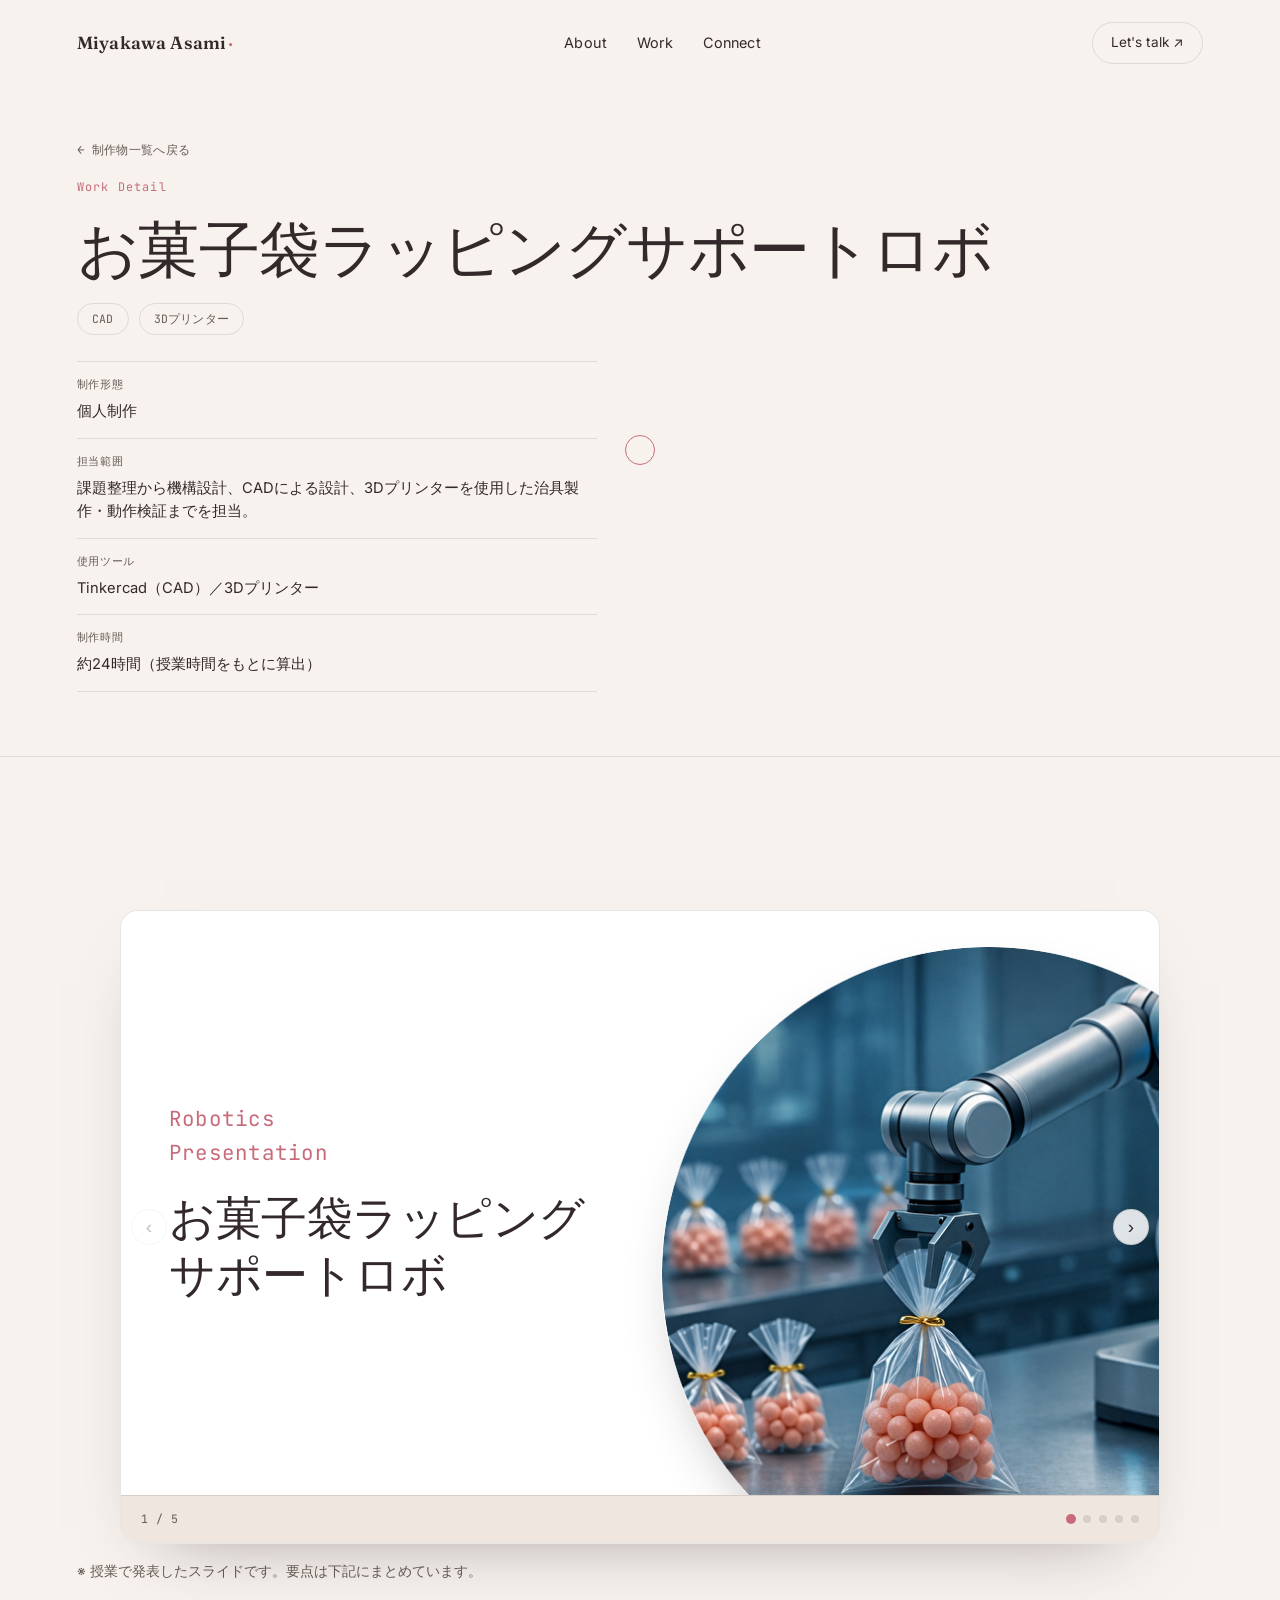
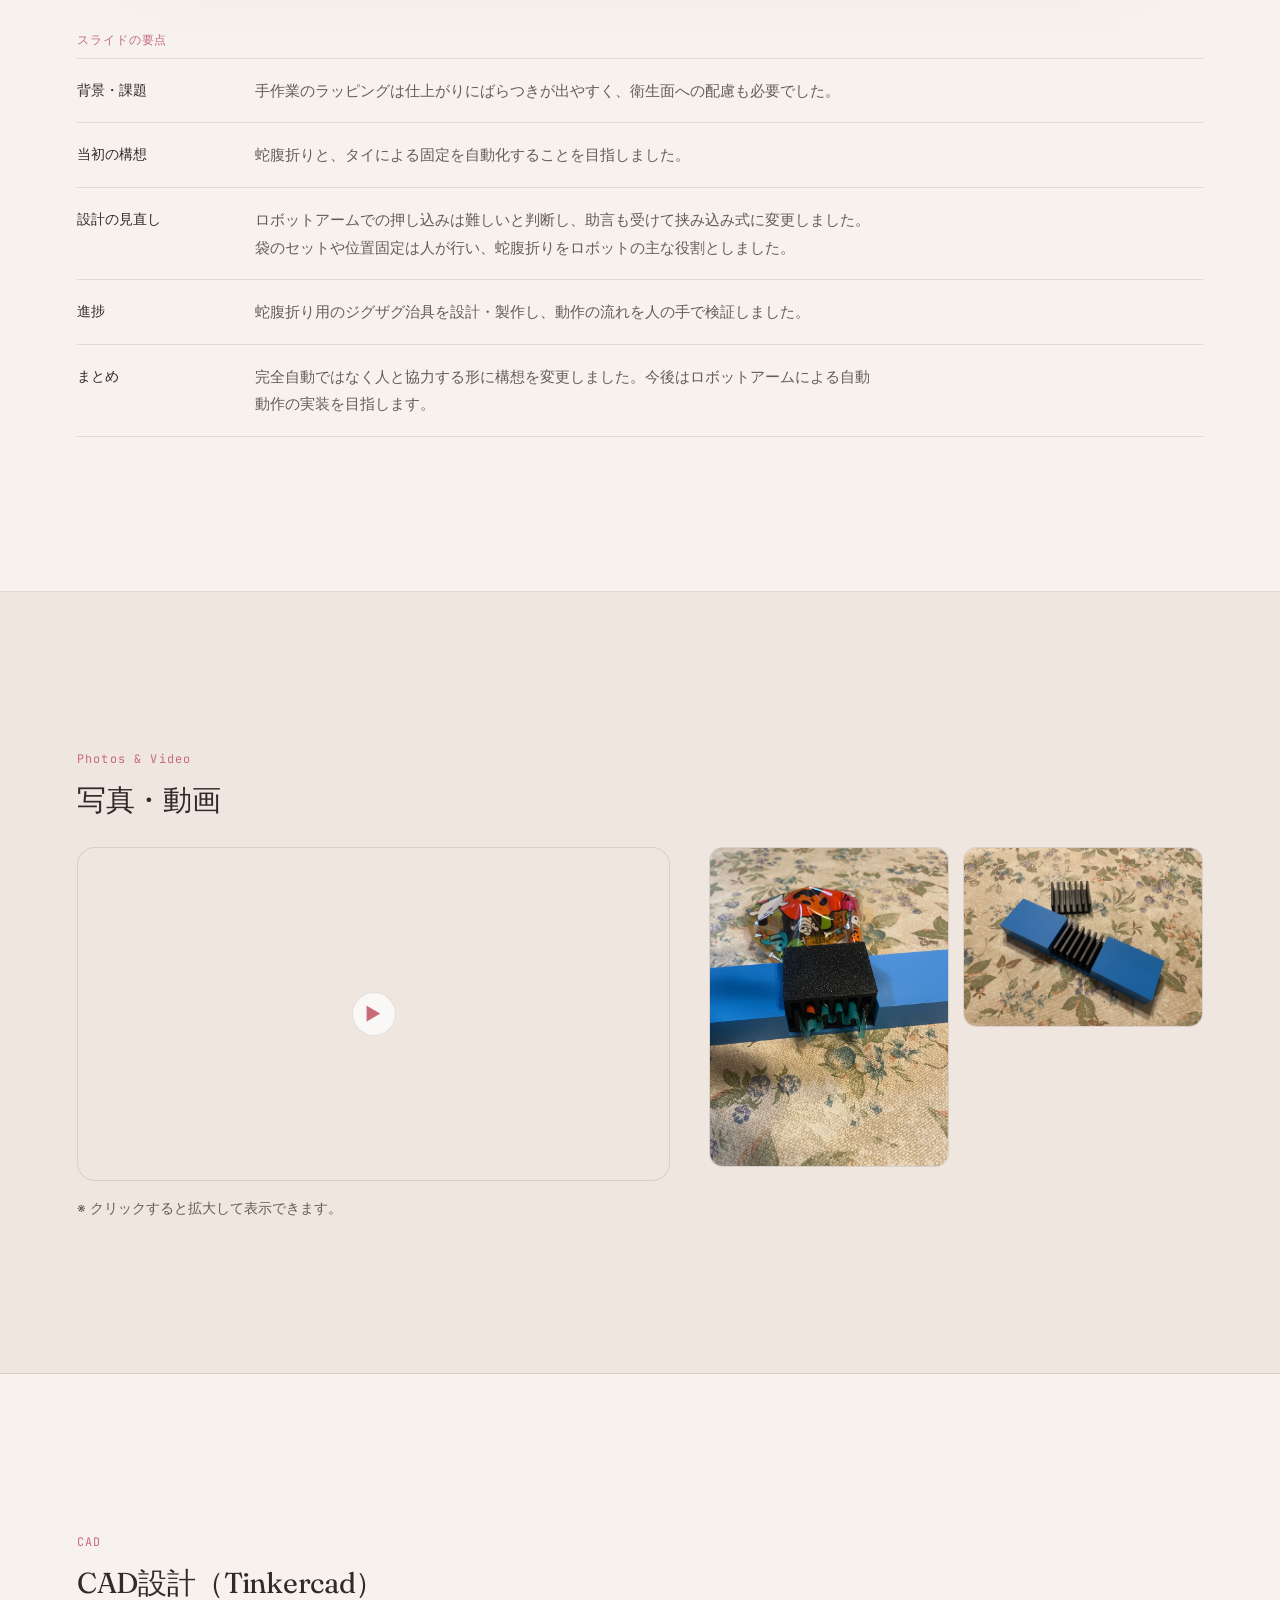
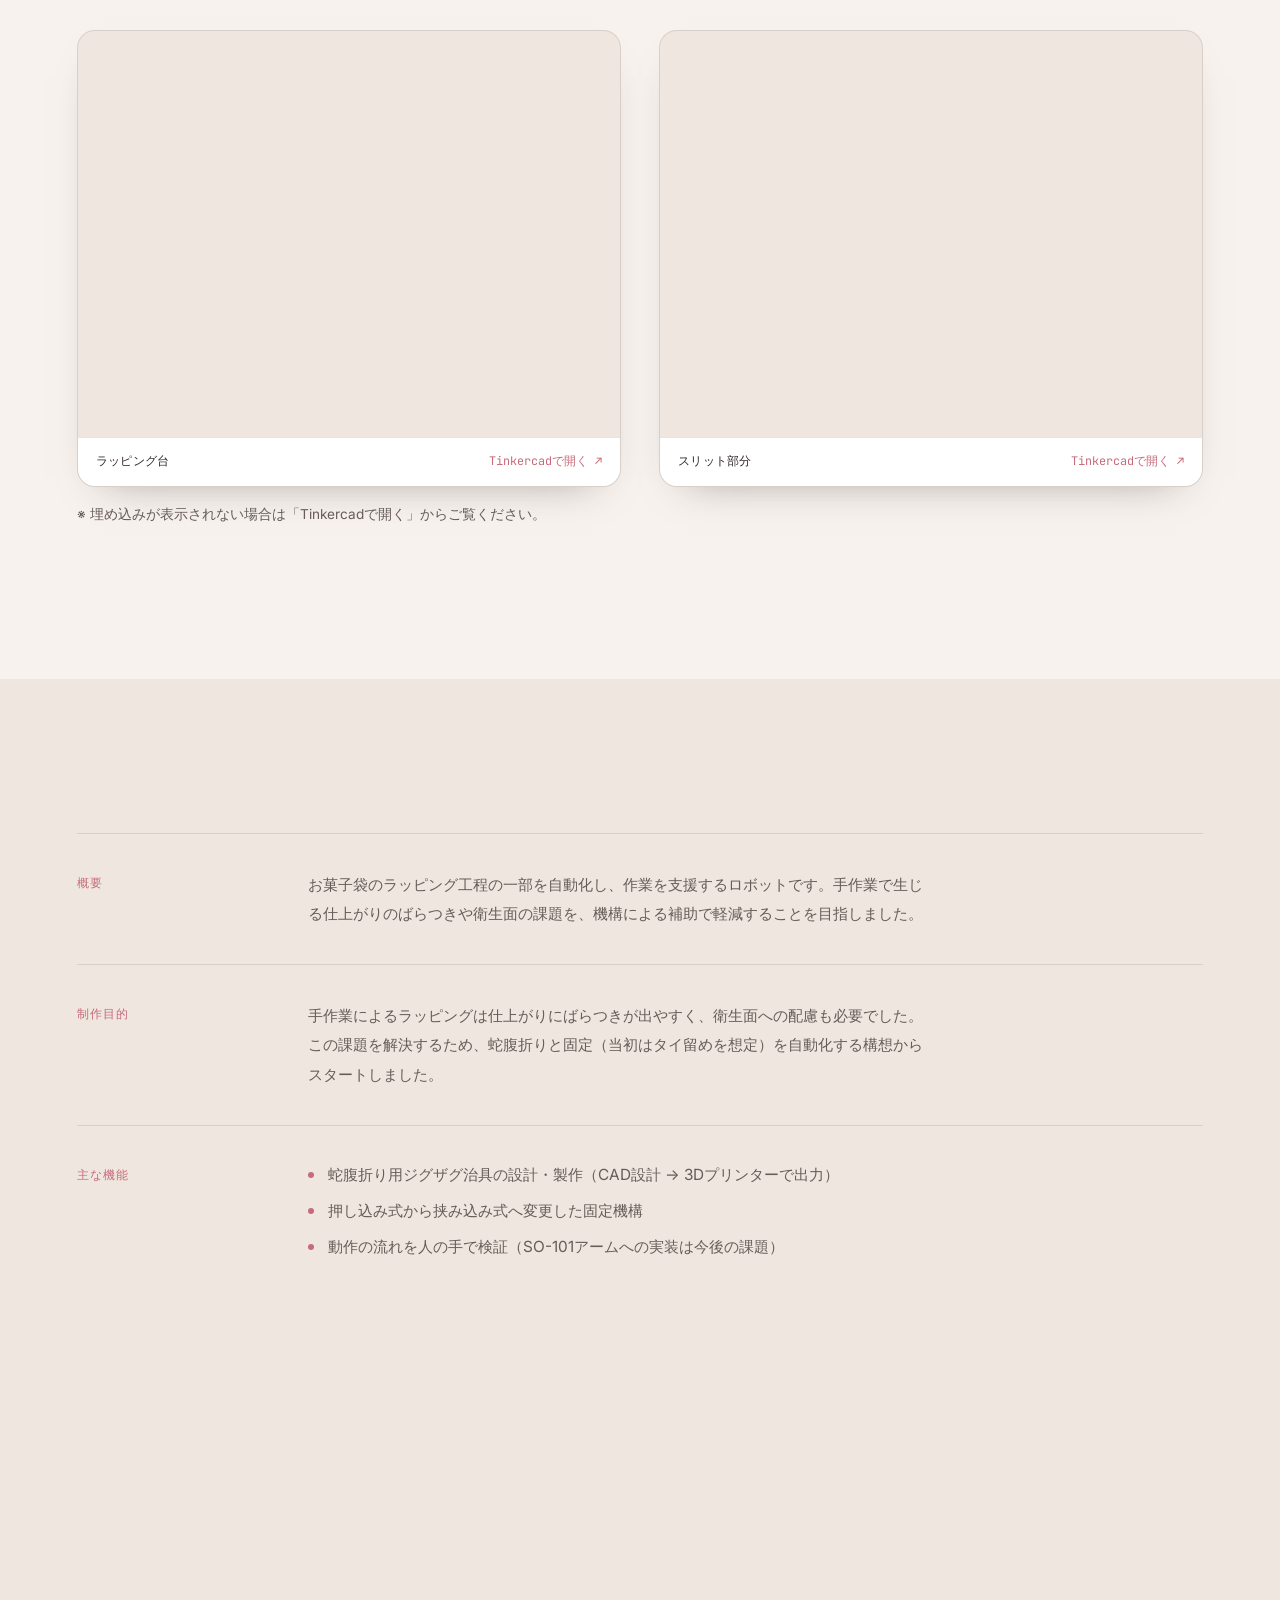
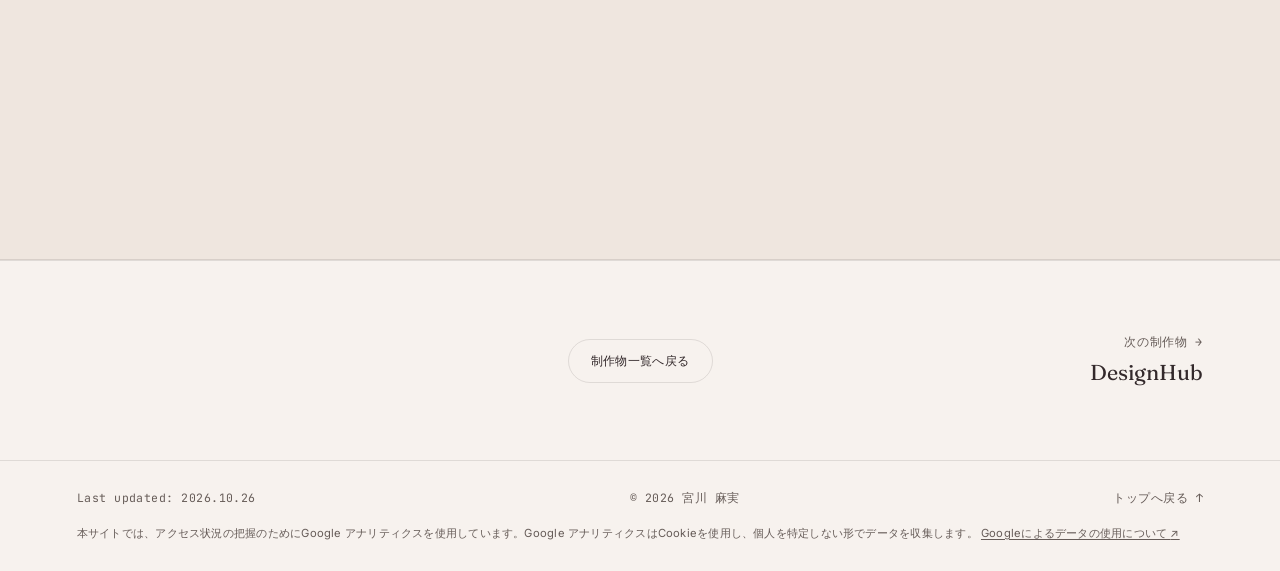
<file: works/robotics.html>
<!DOCTYPE html>
<html lang="ja">
  <head>
    <!-- Google tag (gtag.js) -->
    <script async src="https://www.googletagmanager.com/gtag/js?id=G-JQ0D1S25B1"></script>
    <script>
      window.dataLayer = window.dataLayer || [];
      function gtag(){dataLayer.push(arguments);}
      gtag('js', new Date());

      gtag('config', 'G-JQ0D1S25B1');
    </script>
    <meta charset="UTF-8" />
    <meta name="viewport" content="width=device-width, initial-scale=1.0" />
    <title>お菓子袋ラッピングサポートロボ｜Miyakawa Asami ポートフォリオ</title>
    <meta
      name="description"
      content="CAD設計と3Dプリンターで蛇腹折り用の治具を製作した「お菓子袋ラッピングサポートロボ」の制作紹介です。設計の見直しや検証の過程をまとめています。"
    />
    <meta name="theme-color" content="#f7f2ee" />
    <link rel="canonical" href="https://asami-portfolio.pages.dev/works/robotics" />

    <!-- OGP -->
    <meta property="og:type" content="article" />
    <meta property="og:site_name" content="Miyakawa Asami Portfolio" />
    <meta property="og:locale" content="ja_JP" />
    <meta property="og:url" content="https://asami-portfolio.pages.dev/works/robotics" />
    <meta property="og:title" content="お菓子袋ラッピングサポートロボ｜Miyakawa Asami ポートフォリオ" />
    <meta
      property="og:description"
      content="CAD設計と3Dプリンターで蛇腹折り用の治具を製作した「お菓子袋ラッピングサポートロボ」の制作紹介です。設計の見直しや検証の過程をまとめています。"
    />
    <meta
      property="og:image"
      content="https://asami-portfolio.pages.dev/public/images/ogp.png"
    />
    <meta property="og:image:width" content="1200" />
    <meta property="og:image:height" content="630" />

    <!-- Twitter Card -->
    <meta name="twitter:card" content="summary_large_image" />
    <meta name="twitter:title" content="お菓子袋ラッピングサポートロボ｜Miyakawa Asami ポートフォリオ" />
    <meta
      name="twitter:description"
      content="CAD設計と3Dプリンターで蛇腹折り用の治具を製作した「お菓子袋ラッピングサポートロボ」の制作紹介です。設計の見直しや検証の過程をまとめています。"
    />
    <meta
      name="twitter:image"
      content="https://asami-portfolio.pages.dev/public/images/ogp.png"
    />
    <link rel="preconnect" href="https://fonts.googleapis.com" />
    <link rel="preconnect" href="https://fonts.gstatic.com" crossorigin />
    <link
      rel="preload"
      as="style"
      href="https://fonts.googleapis.com/css2?family=Fraunces:ital,opsz,wght@0,144,400;0,144,600;1,144,300;1,144,400&family=Inter:wght@400;500;600&family=JetBrains+Mono:wght@400;500&display=swap"
    />
    <link
      href="https://fonts.googleapis.com/css2?family=Fraunces:ital,opsz,wght@0,144,400;0,144,600;1,144,300;1,144,400&family=Inter:wght@400;500;600&family=JetBrains+Mono:wght@400;500&display=swap"
      rel="stylesheet"
      media="print"
      onload="this.media='all'"
    />
    <noscript>
      <link
        href="https://fonts.googleapis.com/css2?family=Fraunces:ital,opsz,wght@0,144,400;0,144,600;1,144,300;1,144,400&family=Inter:wght@400;500;600&family=JetBrains+Mono:wght@400;500&display=swap"
        rel="stylesheet"
      />
    </noscript>
    <link rel="stylesheet" href="../style.css" />
    <!-- GA4のカスタムイベント（Works到達・GitHubクリック） -->
    <script src="../js/analytics.js"></script>
  </head>
  <body data-work="robotics">
    <div class="cursor" aria-hidden="true"></div>

    <header class="site-header">
      <a class="brand" href="../index.html#top">
        Miyakawa Asami<span class="brand__reg">·</span>
      </a>
      <nav class="topnav" id="site-nav" aria-label="Primary">
        <a href="../index.html#about">About</a>
        <a href="../index.html#work">Work</a>
        <a href="../index.html#connect">Connect</a>
      </nav>
      <a class="header-cta" href="../index.html#connect">
        Let&apos;s talk <span aria-hidden="true">↗</span>
      </a>
      <button class="menu-toggle" type="button" aria-label="メニューを開く" aria-expanded="false" aria-controls="site-nav">
        <span class="menu-toggle__bar" aria-hidden="true"></span>
        <span class="menu-toggle__bar" aria-hidden="true"></span>
      </button>
    </header>

    <main>
      <section class="detail-hero">
        <div class="container">
          <a class="back-link" href="../index.html#work">← 制作物一覧へ戻る</a>
          <span class="eyebrow">Work Detail</span>
          <h1 class="detail-title" id="detailTitle"></h1>
          <div class="tags detail-tags" id="detailTags"></div>
          <ul class="detail-meta">
            <li><span>制作形態</span><span id="detailFormat"></span></li>
            <li><span>担当範囲</span><span id="detailRole"></span></li>
            <li><span>使用ツール</span><span id="detailTools"></span></li>
            <li><span>制作時間</span><span id="detailDuration"></span></li>
          </ul>
        </div>
      </section>

      <section class="section slides-section">
        <div class="container">
          <div class="slidedeck reveal" aria-label="発表スライド">
            <div class="slidedeck__viewport">
              <div class="slidedeck__track">
                <article class="slidedeck__slide slidedeck__cover">
                  <div class="slidedeck__cover-content">
                    <p class="slidedeck__label">Robotics Presentation</p>
                    <h2 class="slidedeck__title">お菓子袋ラッピング<br />サポートロボ</h2>
                  </div>
                  <div class="slidedeck__cover-media">
                    <img
                      src="../public/images/robotics/cover.png"
                      alt="お菓子袋をつかむロボットアーム"
                    />
                  </div>
                </article>

                <article class="slidedeck__slide">
                  <p class="slidedeck__label">[ 概要 ]</p>
                  <p class="slidedeck__lead">ラッピングの工程の一部を自動化し、作業を支援するロボット</p>
                  <div class="slidedeck__grid">
                    <div class="slidedeck__box">
                      <h3>[ 背景・課題 ]</h3>
                      <ul>
                        <li>手作業によるばらつき</li>
                        <li>衛生面への配慮が必要</li>
                      </ul>
                    </div>
                    <div class="slidedeck__box">
                      <h3>[ 制作前の構想 ]</h3>
                      <ul>
                        <li>自動で蛇腹折り</li>
                        <li>タイで固定</li>
                      </ul>
                    </div>
                  </div>
                </article>

                <article class="slidedeck__slide">
                  <p class="slidedeck__label">[ 進める中で行った判断と設計の見直し ]</p>
                  <div class="slidedeck__grid">
                    <div class="slidedeck__box">
                      <h3>[ 機構・動作の変更 ]</h3>
                      <ul>
                        <li>押し込み式 → 挟み込み式</li>
                      </ul>
                      <p class="slidedeck__reason">- 理由 -</p>
                      <ul>
                        <li>ロボットアームで押し込むには難しいと判断</li>
                        <li>挟み込む方が良いという助言を受けて変更</li>
                      </ul>
                    </div>
                    <div class="slidedeck__box">
                      <h3>[ 役割分担の見直し ]</h3>
                      <ul>
                        <li>袋のセットや位置固定は人が行う</li>
                        <li>袋詰め作業との連携を考慮</li>
                        <li>蛇腹折りをロボットの主な役割とした</li>
                      </ul>
                    </div>
                  </div>
                </article>

                <article class="slidedeck__slide">
                  <p class="slidedeck__label">[ 構想に対してどこまで進んだか ]</p>
                  <div class="slidedeck__grid">
                    <div class="slidedeck__col">
                      <div class="slidedeck__box">
                        <h3>設計・準備</h3>
                        <ul>
                          <li>蛇腹折り用ジグザグ治具の設計・制作</li>
                          <li>挟み込み式機構への形状変更を決定</li>
                        </ul>
                      </div>
                      <div class="slidedeck__box">
                        <h3>検証</h3>
                        <ul>
                          <li>動作の流れを人の手で検証</li>
                        </ul>
                      </div>
                    </div>
                    <div class="slidedeck__photos">
                      <div class="slidedeck__photo slidedeck__photo--filled" style="aspect-ratio: 3 / 4;">
                        <img src="../public/images/robotics/jig-zigzag.jpg" alt="蛇腹折り用ジグザグ治具" />
                      </div>
                      <div class="slidedeck__photo slidedeck__photo--filled" style="aspect-ratio: 4 / 3;">
                        <img src="../public/images/robotics/jig-parts.jpg" alt="治具パーツ" />
                      </div>
                    </div>
                  </div>
                </article>

                <article class="slidedeck__slide">
                  <p class="slidedeck__label">[ まとめ ]</p>
                  <ul class="slidedeck__list slidedeck__list--summary">
                    <li>完全自動ではなく、人と協力する形に構想を変更した</li>
                    <li>蛇腹折り工程が最も手間とばらつきの出やすい作業だと分かった</li>
                    <li>ロボットにはその工程を支援させるのが現実的だと考えた</li>
                    <li>今後はロボットアームによる自動動作の実装を目指す</li>
                  </ul>
                </article>
              </div>
            </div>

            <button class="slidedeck__arrow slidedeck__arrow--prev" type="button" aria-label="前のスライド">‹</button>
            <button class="slidedeck__arrow slidedeck__arrow--next" type="button" aria-label="次のスライド">›</button>

            <div class="slidedeck__footer">
              <span class="slidedeck__counter"><span class="slidedeck__current">1</span> / <span class="slidedeck__total">5</span></span>
              <div class="slidedeck__dots" role="tablist" aria-label="スライド選択"></div>
            </div>
          </div>
          <p class="page-note">※ 授業で発表したスライドです。要点は下記にまとめています。</p>
          <div class="slide-summary reveal">
            <h2 class="slide-summary__title">スライドの要点</h2>
            <dl class="slide-summary__list">
              <div>
                <dt>背景・課題</dt>
                <dd>手作業のラッピングは仕上がりにばらつきが出やすく、衛生面への配慮も必要でした。</dd>
              </div>
              <div>
                <dt>当初の構想</dt>
                <dd>蛇腹折りと、タイによる固定を自動化することを目指しました。</dd>
              </div>
              <div>
                <dt>設計の見直し</dt>
                <dd>ロボットアームでの押し込みは難しいと判断し、助言も受けて挟み込み式に変更しました。袋のセットや位置固定は人が行い、蛇腹折りをロボットの主な役割としました。</dd>
              </div>
              <div>
                <dt>進捗</dt>
                <dd>蛇腹折り用のジグザグ治具を設計・製作し、動作の流れを人の手で検証しました。</dd>
              </div>
              <div>
                <dt>まとめ</dt>
                <dd>完全自動ではなく人と協力する形に構想を変更しました。今後はロボットアームによる自動動作の実装を目指します。</dd>
              </div>
            </dl>
          </div>
        </div>
      </section>

      <section class="section section--alt">
        <div class="container">
          <span class="eyebrow">Photos &amp; Video</span>
          <h2 class="media-gallery__title">写真・動画</h2>
          <div class="media-gallery">
            <button
              type="button"
              class="media-gallery__video media-gallery__video--filled"
              data-lightbox="video"
              data-src="../public/videos/robotics-demo.mp4"
            >
              <video src="../public/videos/robotics-demo.mp4" muted playsinline preload="metadata"></video>
              <span class="media-gallery__video-icon" aria-hidden="true">▶</span>
            </button>
            <div class="media-gallery__photos">
              <button
                type="button"
                class="media-gallery__photo media-gallery__photo--filled"
                style="aspect-ratio: 3 / 4;"
                data-lightbox="image"
                data-src="../public/images/robotics/jig-zigzag.jpg"
                data-alt="蛇腹折り用ジグザグ治具"
              >
                <img src="../public/images/robotics/jig-zigzag.jpg" alt="蛇腹折り用ジグザグ治具" />
              </button>
              <button
                type="button"
                class="media-gallery__photo media-gallery__photo--filled"
                style="aspect-ratio: 4 / 3;"
                data-lightbox="image"
                data-src="../public/images/robotics/jig-parts.jpg"
                data-alt="治具パーツ"
              >
                <img src="../public/images/robotics/jig-parts.jpg" alt="治具パーツ" />
              </button>
            </div>
          </div>
          <p class="page-note">※ クリックすると拡大して表示できます。</p>
        </div>
      </section>

      <section class="section">
        <div class="container">
          <span class="eyebrow">CAD</span>
          <h2 class="media-gallery__title">CAD設計（Tinkercad）</h2>
          <div class="cad-grid">
            <div class="cad-embed">
              <div class="cad-embed__frame-wrap">
                <iframe
                  src="https://www.tinkercad.com/embed/a5h2OrYUYKu-wrappingdai?sharecode=bQzU5_-a4MOedNz_jTCCcbmdzS184SajJrvALSynQzY"
                  title="Tinkercad CADモデル：ラッピング台"
                  loading="lazy"
                  allowfullscreen
                ></iframe>
              </div>
              <div class="cad-embed__footer">
                <span class="cad-embed__title">ラッピング台</span>
                <a
                  class="cad-embed__link"
                  href="https://www.tinkercad.com/things/a5h2OrYUYKu-wrappingdai?sharecode=bQzU5_-a4MOedNz_jTCCcbmdzS184SajJrvALSynQzY"
                  target="_blank"
                  rel="noopener noreferrer"
                >Tinkercadで開く ↗</a>
              </div>
            </div>
            <div class="cad-embed">
              <div class="cad-embed__frame-wrap">
                <iframe
                  src="https://www.tinkercad.com/embed/cc518STSqMK-wrappingslit?sharecode=0b9ewXfV2yC6qTkbz9IhQaCRpdevBV03pW49WNJqDiY"
                  title="Tinkercad CADモデル：スリット部分"
                  loading="lazy"
                  allowfullscreen
                ></iframe>
              </div>
              <div class="cad-embed__footer">
                <span class="cad-embed__title">スリット部分</span>
                <a
                  class="cad-embed__link"
                  href="https://www.tinkercad.com/things/cc518STSqMK-wrappingslit?sharecode=0b9ewXfV2yC6qTkbz9IhQaCRpdevBV03pW49WNJqDiY"
                  target="_blank"
                  rel="noopener noreferrer"
                >Tinkercadで開く ↗</a>
              </div>
            </div>
          </div>
          <p class="page-note">※ 埋め込みが表示されない場合は「Tinkercadで開く」からご覧ください。</p>
        </div>
      </section>

      <section class="section section--alt">
        <div class="container detail-body">
          <section class="detail-block reveal">
            <h2>概要</h2>
            <p id="overview"></p>
          </section>
          <section class="detail-block reveal">
            <h2>制作目的</h2>
            <p id="purpose"></p>
          </section>
          <section class="detail-block reveal">
            <h2>主な機能</h2>
            <ul id="functions"></ul>
          </section>
          <section class="detail-block reveal">
            <h2>工夫した点</h2>
            <p id="point"></p>
          </section>
          <section class="detail-block reveal">
            <h2>学んだこと</h2>
            <p id="learned"></p>
          </section>
        </div>
      </section>

      <nav class="work-pager" id="workPager" aria-label="制作物の移動"></nav>
    </main>

    <footer class="site-footer">
      <span id="updated-date">Last updated: 2026.10.26</span>
      <span>© 2026 宮川 麻実</span>
      <a href="../index.html#top">トップへ戻る <span aria-hidden="true">↑</span></a>
      <p class="site-footer__note">
        本サイトでは、アクセス状況の把握のためにGoogle アナリティクスを使用しています。Google アナリティクスはCookieを使用し、個人を特定しない形でデータを収集します。
        <a href="https://policies.google.com/technologies/partner-sites?hl=ja" target="_blank" rel="noopener noreferrer">Googleによるデータの使用について <span aria-hidden="true">↗</span></a>
      </p>
    </footer>

    <div class="lightbox" aria-hidden="true">
      <button type="button" class="lightbox__close" aria-label="閉じる">×</button>
      <div class="lightbox__content"></div>
    </div>

    <script src="../js/app.js"></script>
    <script src="../js/detail.js"></script>
    <script src="../js/slidedeck.js"></script>
    <script src="../js/lightbox.js"></script>
  </body>
</html>
</file>
<file: style.css>
/* =========================================================
   Mami Miyakawa — Soft / Feminine Editorial Portfolio
   Theme tokens
   ========================================================= */
:root {
  --bg: #f7f2ee;
  --bg-soft: #efe6df;
  --fg: #33292b;
  --fg-muted: #665c58;
  --line: rgba(51, 41, 43, 0.12);
  --accent: #c76b7a;
  --accent-soft: rgba(199, 107, 122, 0.16);

  --font-display: "Fraunces", "Times New Roman", serif;
  --font-sans: "Inter", system-ui, sans-serif;
  --font-mono: "JetBrains Mono", ui-monospace, monospace;

  --pad-x: clamp(20px, 6vw, 88px);

  --surface: rgba(255, 255, 255, 0.55);
}

* {
  margin: 0;
  padding: 0;
  box-sizing: border-box;
}

html {
  scroll-behavior: smooth;
  background-color: var(--bg);
}

body {
  background-color: var(--bg);
  color: var(--fg);
  font-family: var(--font-sans);
  line-height: 1.6;
  -webkit-font-smoothing: antialiased;
  overflow-x: hidden;
}

a {
  color: inherit;
  text-decoration: none;
}

::selection {
  background-color: var(--accent-soft);
  color: var(--fg);
}

/* =========================================================
   Custom cursor (pointer devices only) — soft rose ring
   ========================================================= */
.cursor {
  position: fixed;
  top: 0;
  left: 0;
  width: 30px;
  height: 30px;
  border-radius: 50%;
  border: 1.5px solid var(--accent);
  background-color: transparent;
  pointer-events: none;
  z-index: 9999;
  transform: translate(-50%, -50%);
  transition: width 0.3s ease, height 0.3s ease, background-color 0.3s ease,
    border-color 0.3s ease;
  will-change: transform;
}
.cursor.is-hover {
  width: 56px;
  height: 56px;
  background-color: var(--accent-soft);
  border-color: transparent;
}
@media (hover: none), (pointer: coarse) {
  .cursor {
    display: none;
  }
}

/* =========================================================
   Header
   ========================================================= */
.site-header {
  position: fixed;
  top: 0;
  left: 0;
  right: 0;
  z-index: 100;
  display: flex;
  align-items: center;
  justify-content: space-between;
  gap: 24px;
  padding: 22px var(--pad-x);
  background-color: transparent;
  border-bottom: 1px solid transparent;
  transition: transform 0.4s ease, background-color 0.4s ease,
    border-color 0.4s ease, box-shadow 0.4s ease;
}
.site-header.is-hidden {
  transform: translateY(-100%);
}
.site-header.is-scrolled {
  background-color: rgba(247, 242, 238, 0.92);
  backdrop-filter: blur(10px);
  -webkit-backdrop-filter: blur(10px);
  border-bottom-color: var(--line);
  box-shadow: 0 12px 30px -24px rgba(51, 41, 43, 0.4);
}

.brand {
  font-family: var(--font-display);
  font-weight: 600;
  font-size: 1.1rem;
  letter-spacing: 0.01em;
  color: var(--fg);
}
.brand__reg {
  color: var(--accent);
  padding-left: 2px;
}

.topnav {
  display: flex;
  gap: 30px;
  font-size: 0.9rem;
  letter-spacing: 0.01em;
  color: var(--fg);
}
.topnav a {
  position: relative;
  padding: 4px 0;
  transition: color 0.2s;
}
.topnav a::after {
  content: "";
  position: absolute;
  left: 0;
  bottom: 0;
  width: 0;
  height: 1px;
  background-color: var(--accent);
  transition: width 0.3s ease;
}
.topnav a:hover {
  color: var(--accent);
}
.topnav a:hover::after {
  width: 100%;
}

.header-cta {
  font-size: 0.85rem;
  letter-spacing: 0.01em;
  border: 1px solid var(--line);
  border-radius: 999px;
  padding: 9px 18px;
  color: var(--fg);
  transition: background-color 0.3s, color 0.3s, border-color 0.3s;
}
.header-cta:hover {
  background-color: var(--accent);
  border-color: var(--accent);
  color: #fff;
}

/* hamburger (≤860px) */
.menu-toggle {
  display: none;
  position: relative;
  width: 40px;
  height: 40px;
  border: 1px solid var(--line);
  border-radius: 50%;
  background: none;
  color: var(--fg);
  cursor: pointer;
  flex-shrink: 0;
  transition: border-color 0.3s;
}
.menu-toggle:hover,
.menu-toggle:focus-visible {
  border-color: var(--accent);
  outline: none;
}
.menu-toggle__bar {
  position: absolute;
  left: 50%;
  top: 50%;
  width: 16px;
  height: 1.5px;
  background-color: currentColor;
  transition: transform 0.3s ease;
}
.menu-toggle__bar:first-child {
  transform: translate(-50%, -4px);
}
.menu-toggle__bar:last-child {
  transform: translate(-50%, 3px);
}
.site-header.is-menu-open .menu-toggle__bar:first-child {
  transform: translate(-50%, 0) rotate(45deg);
}
.site-header.is-menu-open .menu-toggle__bar:last-child {
  transform: translate(-50%, 0) rotate(-45deg);
}
.site-header.is-menu-open {
  background-color: var(--bg);
  border-bottom-color: var(--line);
}

/* =========================================================
   Hero
   ========================================================= */
.hero {
  min-height: 100svh;
  padding: 140px var(--pad-x) 48px;
  display: flex;
  flex-direction: column;
  justify-content: space-between;
}

.hero__meta {
  display: flex;
  justify-content: space-between;
  align-items: center;
  flex-wrap: wrap;
  gap: 12px;
  font-family: var(--font-mono);
  font-size: 0.74rem;
  letter-spacing: 0.04em;
  color: var(--fg-muted);
}

.tag {
  display: inline-flex;
  align-items: center;
  gap: 9px;
  color: var(--fg);
}
.tag__dot {
  width: 8px;
  height: 8px;
  border-radius: 50%;
  background-color: var(--accent);
  box-shadow: 0 0 0 4px var(--accent-soft);
  animation: pulse 2s ease-in-out infinite;
}
@keyframes pulse {
  0%, 100% { opacity: 1; transform: scale(1); }
  50% { opacity: 0.5; transform: scale(0.7); }
}

.hero__content {
  flex: 1;
  display: flex;
  flex-direction: column;
  justify-content: center;
  gap: clamp(32px, 5vw, 64px);
  padding: clamp(36px, 7vh, 80px) 0 20px;
  width: fit-content;
  max-width: 100%;
  margin-inline: auto;
}

.hero__title {
  font-family: var(--font-display);
  font-weight: 400;
  line-height: 1.08;
  letter-spacing: -0.02em;
  font-size: clamp(2.6rem, 10vw, 8rem);
}
.hero__title .line {
  display: block;
}
.line--accent {
  color: var(--accent);
  font-style: italic;
  font-weight: 300;
  display: flex;
  align-items: baseline;
  gap: 0.3em;
  flex-wrap: wrap;
}
.hero__index {
  font-family: var(--font-mono);
  font-size: clamp(0.9rem, 2vw, 1.5rem);
  font-weight: 400;
  font-style: normal;
  letter-spacing: 0;
  color: var(--fg-muted);
  align-self: flex-start;
  animation: heroFadeUp 0.9s cubic-bezier(0.16, 1, 0.3, 1) both;
  animation-delay: 0.12s;
}
.hero__identity {
  display: flex;
  flex-direction: column;
  align-items: flex-start;
  min-width: 0;
}

.hero__github {
  display: inline-flex;
  align-items: center;
  gap: 8px;
  margin-top: 24px;
  padding-bottom: 5px;

  font-family: var(--font-mono);
  font-size: 0.76rem;
  letter-spacing: 0.04em;
  color: var(--fg-muted);

  border-bottom: 1px solid var(--line);
  transition:
    color 0.25s ease,
    border-color 0.25s ease,
    transform 0.25s ease;
  animation: heroFadeUp 0.9s cubic-bezier(0.16, 1, 0.3, 1) both;
  animation-delay: 0.18s;
}

.hero__github:hover,
.hero__github:focus-visible {
  color: var(--accent);
  border-color: var(--accent);
  transform: translateX(4px);
  outline: none;
}

.hero__github-icon {
  display: inline-flex;
  width: 17px;
  height: 17px;
}

.hero__github-icon svg {
  display: block;
  width: 100%;
  height: 100%;
}

/* ヒーローの見出し文字はLCP計測対象になるため演出アニメーションを付けない
   （opacity:0やoverflow:hiddenで初回ペイント時に不可視にすると、
   後で見えるようになってもLCPの計測対象から恒久的に除外されてしまうため） */
.word {
  display: inline-block;
}

/* ヒーロー内のその他の要素はCSSだけで読み込みと同時に再生する
   （ヒーローは常に初回表示範囲内にあるため、スクロール検知＝JSを待つ必要がない） */
@keyframes heroFadeUp {
  from { opacity: 0; transform: translateY(26px); }
  to { opacity: 1; transform: translateY(0); }
}

.hero__main {
  display: grid;
  grid-template-columns: minmax(0, auto) minmax(280px, 520px);
  justify-content: start;
  align-items: center;
  gap: clamp(28px, 10vw, 180px);
}

.hero__message {
  display: flex;
  justify-content: space-between;
  align-items: flex-end;
  gap: 32px;
  padding-left: clamp(0px, 1vw, 12px);
  margin-top: -60px;
}
.hero__jp {
  max-width: 40ch;
  font-size: clamp(0.9rem, 1.3vw, 1.05rem);
  line-height: 1.9;
  color: var(--fg-muted);
  animation: heroFadeUp 0.9s cubic-bezier(0.16, 1, 0.3, 1) both;
  animation-delay: 0.3s;
}

/* コードスニペット風カード（IT / プログラマー感） */
.codecard {
  width: 100%;
  max-width: 520px;
  justify-self: start;
  border: 1px solid var(--line);
  border-radius: 14px;
  background-color: rgba(255, 255, 255, 0.55);
  box-shadow: 0 18px 40px -28px rgba(51, 41, 43, 0.5);
  overflow: hidden;
  backdrop-filter: blur(4px);
  animation: heroFadeUp 0.9s cubic-bezier(0.16, 1, 0.3, 1) both;
  animation-delay: 0.24s;
}
.codecard__bar {
  display: flex;
  align-items: center;
  gap: 7px;
  padding: 8px 14px;
  border-bottom: 1px solid var(--line);
  background-color: rgba(239, 230, 223, 0.6);
}
.codecard__dot {
  width: 9px;
  height: 9px;
  border-radius: 50%;
  background-color: var(--fg-muted);
  opacity: 0.5;
}
.codecard__dot:first-child {
  background-color: var(--accent);
  opacity: 0.8;
}
.codecard__file {
  margin-left: auto;
  font-family: var(--font-mono);
  font-size: 0.68rem;
  letter-spacing: 0.04em;
  color: var(--fg-muted);
}
.codecard__code {
  margin: 0;
  padding: 14px 22px;
  font-family: var(--font-mono);
  font-size: 0.78rem;
  line-height: 1.5;
  color: var(--fg);
  white-space: pre;
  overflow-x: auto;
}
.codecard__code .ln {
  display: block;
}
.c-key { color: var(--accent); }
.c-var { color: var(--fg); font-weight: 500; }
.c-str { color: #7a9a86; }
.c-bool { color: #b1826b; }
.caret {
  display: inline-block;
  width: 7px;
  height: 1em;
  margin-left: 1px;
  vertical-align: text-bottom;
  background-color: var(--accent);
  animation: caret-blink 1.1s steps(1) infinite;
}
@keyframes caret-blink {
  0%, 50% { opacity: 1; }
  50.01%, 100% { opacity: 0; }
}
@media (prefers-reduced-motion: reduce) {
  .caret { animation: none; }
}
.scroll-hint {
  font-family: var(--font-mono);
  font-size: 0.74rem;
  letter-spacing: 0.08em;
  display: inline-flex;
  align-items: center;
  gap: 8px;
  color: var(--fg);
  animation: heroFadeUp 0.9s cubic-bezier(0.16, 1, 0.3, 1) both;
  animation-delay: 0.36s;
}
.scroll-hint span {
  animation: bob 1.8s ease-in-out infinite;
}
@keyframes bob {
  0%, 100% { transform: translateY(0); }
  50% { transform: translateY(4px); }
}

/* generic reveal */
[data-reveal] {
  opacity: 0;
  transform: translateY(26px);
  transition: opacity 0.9s ease, transform 0.9s cubic-bezier(0.16, 1, 0.3, 1);
}
[data-reveal].is-in {
  opacity: 1;
  transform: translateY(0);
}

/* =========================================================
   Section shared
   ========================================================= */
.section-label {
  display: inline-block;
  font-family: var(--font-mono);
  font-size: 0.74rem;
  font-weight: 400;
  letter-spacing: 0.1em;
  color: var(--accent);
  margin: 0 0 40px;
}

/* =========================================================
   About
   ========================================================= */
.about {
  padding: clamp(72px, 12vw, 160px) var(--pad-x);
  border-bottom: 1px solid var(--line);
}
.about__top,
.about__body {
  max-width: 1440px;
  margin-inline: auto;
}
.about__top {
  display: grid;
  grid-template-columns: 1.3fr 1fr;
  gap: clamp(32px, 6vw, 96px);
  align-items: center;
}
.about__lead {
  font-family: var(--font-display);
  font-size: clamp(1.7rem, 3.6vw, 3.4rem);
  font-weight: 400;
  line-height: 1.2;
  letter-spacing: -0.01em;
}
.about__lead em {
  font-style: italic;
  color: var(--accent);
}
.about__lead .nowrap {
  white-space: nowrap;
}
.about__body {
  margin-top: clamp(48px, 8vw, 88px);
  border: 1px solid var(--line);
  border-radius: 14px;
  overflow: hidden;
  background-color: var(--surface);
  backdrop-filter: blur(4px);
  box-shadow: 0 18px 40px -28px rgba(51, 41, 43, 0.5);
}
.about__body-bar {
  display: flex;
  align-items: center;
  gap: 7px;
  padding: 8px 14px;
  border-bottom: 1px solid var(--line);
  background-color: rgba(239, 230, 223, 0.6);
}
.about__body-dot {
  width: 9px;
  height: 9px;
  border-radius: 50%;
  background-color: var(--fg-muted);
  opacity: 0.5;
}
.about__body-content {
  padding-block: clamp(24px, 4.5vw, 40px);
  padding-inline: clamp(24px, 5vw, 48px);
}
.about__body-columns {
  display: grid;
  grid-template-columns: 1fr 1fr;
  gap: clamp(32px, 6vw, 64px);
}
.about__col {
  display: flex;
  flex-direction: column;
  gap: clamp(22px, 4vw, 32px);
}
.about__block-head {
  display: flex;
  flex-direction: column;
  gap: 6px;
  margin-bottom: 16px;
}
.about__block-label {
  display: flex;
  align-items: center;
  margin: 0;
  font-family: var(--font-mono);
  font-size: 0.72rem;
  letter-spacing: 0.08em;
  color: var(--fg-muted);
}
.about__block-num {
  font-weight: 500;
}
.about__block-slash {
  color: var(--accent);
  margin: 0 6px;
}
.about__block-sub {
  margin: 0;
  font-family: var(--font-sans);
  font-size: 0.95rem;
  font-weight: 600;
  color: var(--fg);
}
.about__block > p:last-child {
  margin: 0;
  color: var(--fg);
  line-height: 1.85;
  letter-spacing: 0.01em;
}
.about__facts {
  list-style: none;
  border-top: 1px solid var(--line);
}
.about__facts li {
  display: flex;
  justify-content: space-between;
  gap: 16px;
  padding: 16px 0;
  border-bottom: 1px solid var(--line);
  font-size: 0.98rem;
  font-weight: 500;
}
.about__facts li span {
  font-family: var(--font-mono);
  font-size: 0.72rem;
  letter-spacing: 0.06em;
  color: var(--fg-muted);
  font-weight: 400;
}

/* =========================================================
   Skills
   ========================================================= */
.skills {
  padding: clamp(72px, 12vw, 160px) var(--pad-x);
  border-bottom: 1px solid var(--line);
}
.skills__note {
  max-width: 46ch;
  color: var(--fg-muted);
  line-height: 1.9;
  margin-bottom: clamp(32px, 5vw, 56px);
}
.skills__grid {
  display: grid;
  grid-template-columns: repeat(2, 1fr);
  gap: clamp(28px, 4vw, 56px) clamp(32px, 6vw, 80px);
}
.skill-group__title {
  font-family: var(--font-mono);
  font-size: 0.74rem;
  letter-spacing: 0.1em;
  text-transform: uppercase;
  color: var(--fg-muted);
  font-weight: 400;
  padding-bottom: 14px;
  margin-bottom: 4px;
  border-bottom: 1px solid var(--line);
}
.skill-list {
  list-style: none;
}
.skill-item {
  display: flex;
  align-items: flex-start;
  justify-content: space-between;
  gap: 16px;
  padding: 16px 0;
  border-bottom: 1px solid var(--line);
}
.skill-item:last-child {
  border-bottom: none;
}
.skill-item__main {
  display: flex;
  flex-direction: column;
  gap: 4px;
  min-width: 0;
}
.skill-item__name {
  font-family: var(--font-display);
  font-size: 1.1rem;
  font-weight: 400;
  letter-spacing: -0.01em;
  color: var(--fg);
}
.skill-item__desc {
  font-size: 0.78rem;
  line-height: 1.5;
  color: var(--fg-muted);
}
.skill-item__link {
  font-family: var(--font-mono);
  font-size: 0.68rem;
  letter-spacing: 0.02em;
  color: var(--fg-muted);
  transition: color 0.25s ease;
  width: fit-content;
}
.skill-item__link:hover,
.skill-item__link:focus-visible {
  color: var(--accent);
  outline: none;
}

/* 5段階の習熟度メーター */
.skill-meter {
  display: flex;
  align-items: center;
  gap: 6px;
  flex-shrink: 0;
  padding-left: 12px;
  margin-top: 6px;
}
.skill-meter__bar {
  width: 18px;
  height: 3px;
  border-radius: 2px;
  background-color: var(--line);
}
.skill-meter__bar.is-filled {
  background-color: var(--accent);
}

/* 評価基準（補足） */
.skills__legend {
  margin-top: clamp(40px, 6vw, 64px);
  padding-top: 24px;
  border-top: 1px solid var(--line);
}
.skills__legend-title {
  font-family: var(--font-mono);
  font-size: 0.68rem;
  letter-spacing: 0.08em;
  text-transform: uppercase;
  color: var(--fg-muted);
  margin-bottom: 12px;
}
.skills__legend-list {
  list-style: none;
  display: flex;
  flex-wrap: wrap;
  gap: 8px 22px;
  font-size: 0.74rem;
  line-height: 1.6;
  color: var(--fg-muted);
}
.skills__legend-list li {
  display: flex;
  align-items: center;
  gap: 6px;
}
.skills__legend-list li span {
  font-family: var(--font-mono);
  font-size: 0.7rem;
  color: var(--accent);
}

/* =========================================================
   Work
   ========================================================= */
.work {
  position: relative;
  padding: clamp(72px, 12vw, 160px) var(--pad-x);
  border-bottom: 1px solid var(--line);
}
.work__head {
  display: block;
}
.work__count {
  font-family: var(--font-mono);
  font-size: 0.74rem;
  letter-spacing: 0.08em;
  color: var(--fg-muted);
}

/* パネル型（作品が増えても高さが伸びにくい） */
.workpanel {
  margin-top: clamp(32px, 5vw, 56px);
  display: grid;
  grid-template-columns: minmax(360px, 420px) minmax(560px, 650px);
  gap: clamp(20px, 3vw, 40px);
  align-items: stretch;
  max-width: 1100px;
  margin-inline: auto;
}

/* 左：タブリスト */
.workpanel__list {
  display: flex;
  flex-direction: column;
  gap: 12px;
  min-width: 360px;
}
.worktab {
  display: grid;
  grid-template-columns: auto 1fr auto;
  align-items: center;
  gap: 14px;
  width: 100%;
  text-align: left;
  padding: 20px 22px;
  border: 1px solid var(--line);
  border-radius: 14px;
  background-color: transparent;
  color: var(--fg);
  cursor: pointer;
  transition: background-color 0.3s, border-color 0.3s, transform 0.3s;
}
.worktab:hover,
.worktab:focus-visible {
  transform: translateX(4px);
  border-color: var(--accent);
  outline: none;
}
.worktab.is-active {
  background-color: var(--surface);
  border-color: var(--accent);
}
.worktab__no {
  font-family: var(--font-mono);
  font-size: 0.74rem;
  color: var(--accent);
}
.worktab__main {
  display: flex;
  flex-direction: column;
  gap: 3px;
  min-width: 0;
}
.worktab__name {
  font-family: var(--font-display);
  font-size: clamp(1.05rem, 1.7vw, 1.35rem);
  font-weight: 400;
  letter-spacing: -0.01em;
}
.worktab.is-active .worktab__name {
  color: var(--accent);
}
.worktab__cat {
  font-family: var(--font-mono);
  font-size: 0.68rem;
  letter-spacing: 0.03em;
  color: var(--fg-muted);
}
.worktab__arrow {
  font-size: 1.05rem;
  color: var(--fg-muted);
  opacity: 0;
  transform: translate(-4px, 4px);
  transition: opacity 0.3s, transform 0.3s, color 0.3s;
}
.worktab:hover .worktab__arrow,
.worktab:focus-visible .worktab__arrow,
.worktab.is-active .worktab__arrow {
  opacity: 1;
  transform: translate(0, 0);
  color: var(--accent);
}

/* 右：ビューパネル（クリックで詳細ページへ） */
.workpanel__view {
  display: flex;
  flex-direction: column;
  border: 1px solid var(--line);
  border-radius: 18px;
  overflow: hidden;
  background-color: var(--surface);
  color: var(--fg);
  box-shadow: 0 30px 70px -44px rgba(51, 41, 43, 0.5);
  transition: transform 0.4s cubic-bezier(0.16, 1, 0.3, 1),
    box-shadow 0.4s ease, border-color 0.3s;
}
.workpanel__view:hover,
.workpanel__view:focus-visible {
  transform: translateY(-4px);
  border-color: var(--accent);
  box-shadow: 0 40px 80px -40px rgba(51, 41, 43, 0.55);
  outline: none;
}
.workview__media {
  display: block;
  position: relative;
  aspect-ratio: 16 / 10;
  overflow: hidden;
  background-color: var(--surface);
}
.workview__badge {
  position: absolute;
  top: 14px;
  left: 14px;
  z-index: 2;
  font-family: var(--font-mono);
  font-size: 0.64rem;
  letter-spacing: 0.1em;
  text-transform: uppercase;
  color: var(--fg);
  background-color: rgba(255, 255, 255, 0.82);
  border: 1px solid var(--line);
  border-radius: 999px;
  padding: 5px 12px;
  backdrop-filter: blur(4px);
}
.workview__img {
  width: 100%;
  height: 100%;
  object-fit: cover;
  display: block;
  transition: transform 0.7s cubic-bezier(0.16, 1, 0.3, 1), opacity 0.35s ease;
}
.workview__media:hover .workview__img {
  transform: scale(1.04);
}
.workview__img.is-fading {
  opacity: 0;
}
.workview__body {
  padding: clamp(22px, 3vw, 34px);
}
.workview__title {
  font-family: var(--font-display);
  font-size: clamp(1.5rem, 3vw, 2.2rem);
  font-weight: 400;
  letter-spacing: -0.01em;
  margin: 0 0 14px;
}
.workview__desc {
  max-width: 52ch;
  font-size: clamp(0.9rem, 1.2vw, 1rem);
  line-height: 1.9;
  color: var(--fg-muted);
  margin-bottom: 20px;
}
.workview__tags {
  list-style: none;
  display: flex;
  flex-wrap: wrap;
  gap: 10px;
  margin-bottom: 24px;
}
.workview__tags li {
  font-family: var(--font-mono);
  font-size: 0.72rem;
  letter-spacing: 0.02em;
  color: var(--fg-muted);
  border: 1px solid var(--line);
  border-radius: 999px;
  padding: 6px 14px;
}
.workview__cta {
  display: inline-flex;
  align-items: center;
  gap: 8px;
  font-family: var(--font-mono);
  font-size: 0.8rem;
  letter-spacing: 0.04em;
  color: var(--accent);
}
.workview__cta span {
  transition: transform 0.3s ease;
}
.workpanel__view:hover .workview__cta span,
.workpanel__view:focus-visible .workview__cta span {
  transform: translateX(5px);
}

/* =========================================================
   Connect
   ========================================================= */
.connect {
  padding: clamp(80px, 14vw, 200px) var(--pad-x);
}
.connect__title {
  font-family: var(--font-display);
  font-size: clamp(2rem, 6vw, 4.8rem);
  font-weight: 400;
  line-height: 1.18;
  letter-spacing: -0.01em;
  margin: 8px 0 48px;
}
.connect__title .accent {
  color: var(--accent);
  font-style: italic;
  font-weight: 300;
}
.connect__links {
  display: flex;
  justify-content: space-between;
  align-items: center;
  flex-wrap: wrap;
  gap: 24px;
  border-top: 1px solid var(--line);
  padding-top: 32px;
}
.connect__mail {
  font-family: var(--font-display);
  font-size: clamp(1.3rem, 3vw, 2.1rem);
  font-weight: 400;
  border-bottom: 2px solid transparent;
  transition: border-color 0.25s, color 0.25s;
}
.connect__mail:hover {
  color: var(--accent);
  border-color: var(--accent);
}
.connect__socials {
  display: flex;
  gap: 28px;
  font-family: var(--font-mono);
  font-size: 0.8rem;
  letter-spacing: 0.04em;
}
.connect__socials a {
  transition: color 0.25s;
}
.connect__socials a:hover {
  color: var(--accent);
}

/* =========================================================
   Footer
   ========================================================= */
.site-footer {
  display: flex;
  justify-content: space-between;
  align-items: center;
  flex-wrap: wrap;
  gap: 16px;
  padding: 28px var(--pad-x);
  border-top: 1px solid var(--line);
  font-family: var(--font-mono);
  font-size: 0.72rem;
  letter-spacing: 0.04em;
  color: var(--fg-muted);
}
.site-footer a:hover {
  color: var(--accent);
}
.site-footer__note {
  flex-basis: 100%;
  font-family: var(--font-sans);
  font-size: 0.7rem;
  letter-spacing: 0.02em;
  line-height: 1.7;
}
.site-footer__note a {
  text-decoration: underline;
  text-underline-offset: 2px;
}

/* =========================================================
   Work detail pages (works/*.html)
   ========================================================= */
.detail-hero {
  padding: 140px var(--pad-x) 64px;
  border-bottom: 1px solid var(--line);
}
.detail-hero .container {
  display: flex;
  flex-direction: column;
  gap: 18px;
}
.back-link {
  display: inline-flex;
  align-items: center;
  gap: 6px;
  font-family: var(--font-mono);
  font-size: 0.78rem;
  letter-spacing: 0.03em;
  color: var(--fg-muted);
  transition: color 0.25s ease, transform 0.25s ease;
}
.back-link:hover,
.back-link:focus-visible {
  color: var(--accent);
  transform: translateX(-4px);
  outline: none;
}
.eyebrow {
  display: inline-block;
  font-family: var(--font-mono);
  font-size: 0.74rem;
  letter-spacing: 0.1em;
  color: var(--accent);
}
.detail-title {
  font-family: var(--font-display);
  font-weight: 400;
  font-size: clamp(2.1rem, 5vw, 3.8rem);
  line-height: 1.15;
  letter-spacing: -0.01em;
}
.detail-tags {
  list-style: none;
  display: flex;
  flex-wrap: wrap;
  gap: 10px;
}
.detail-tags .tag {
  font-family: var(--font-mono);
  font-size: 0.72rem;
  letter-spacing: 0.02em;
  color: var(--fg-muted);
  border: 1px solid var(--line);
  border-radius: 999px;
  padding: 6px 14px;
}
.detail-meta {
  list-style: none;
  border-top: 1px solid var(--line);
  margin-top: 8px;
  max-width: 52ch;
}
.detail-meta li {
  display: flex;
  flex-direction: column;
  gap: 6px;
  padding: 14px 0;
  border-bottom: 1px solid var(--line);
}
.detail-meta li span:first-child {
  font-family: var(--font-mono);
  font-size: 0.7rem;
  letter-spacing: 0.06em;
  color: var(--fg-muted);
}
.detail-meta li span:last-child {
  font-size: 0.92rem;
  line-height: 1.6;
  color: var(--fg);
}
.detail-media {
  border: 1px solid var(--line);
  border-radius: 18px;
  overflow: hidden;
  aspect-ratio: 16 / 9;
  background-color: var(--surface);
  box-shadow: 0 30px 70px -44px rgba(51, 41, 43, 0.5);
}
.detail-media img {
  width: 100%;
  height: 100%;
  object-fit: cover;
  display: block;
}

.section {
  padding: clamp(72px, 12vw, 160px) var(--pad-x);
}
.section--alt {
  background-color: var(--bg-soft);
  border-bottom: 1px solid var(--line);
}
.slides-section {
  border-bottom: 1px solid var(--line);
}
.detail-block {
  display: grid;
  grid-template-columns: 180px 1fr;
  gap: clamp(20px, 4vw, 60px);
  padding: 36px 0;
  border-top: 1px solid var(--line);
}
.detail-body .detail-block:last-of-type {
  border-bottom: 1px solid var(--line);
}
.detail-block h2 {
  font-family: var(--font-mono);
  font-size: 0.74rem;
  letter-spacing: 0.08em;
  text-transform: uppercase;
  color: var(--accent);
  font-weight: 500;
  padding-top: 4px;
}
.detail-block p {
  max-width: 62ch;
  color: var(--fg-muted);
  line-height: 1.9;
  font-size: clamp(0.92rem, 1.2vw, 1rem);
}
.detail-block ul {
  list-style: none;
  display: flex;
  flex-direction: column;
  gap: 10px;
  max-width: 62ch;
}
.detail-block ul li {
  position: relative;
  padding-left: 20px;
  color: var(--fg-muted);
  line-height: 1.7;
  font-size: clamp(0.92rem, 1.2vw, 1rem);
}
.detail-block ul li::before {
  content: "";
  position: absolute;
  left: 0;
  top: 0.65em;
  width: 6px;
  height: 6px;
  border-radius: 50%;
  background-color: var(--accent);
}
.detail-subpoint {
  max-width: 62ch;
}
.detail-subpoint + .detail-subpoint {
  margin-top: 24px;
}
.detail-subpoint h3 {
  font-family: var(--font-sans);
  font-size: clamp(0.95rem, 1.3vw, 1.05rem);
  font-weight: 600;
  color: var(--fg);
  margin-bottom: 8px;
}
.detail-subpoint p {
  margin: 0;
}
.process {
  display: flex;
  flex-direction: column;
  gap: 24px;
}
.process__flow {
  display: flex;
  flex-wrap: wrap;
  align-items: center;
  gap: 8px;
}
.process__step {
  font-family: var(--font-mono);
  font-size: 0.76rem;
  letter-spacing: 0.01em;
  border: 1px solid var(--line);
  border-radius: 999px;
  padding: 8px 16px;
  color: var(--fg);
  background-color: var(--bg-soft);
}
.process__arrow {
  color: var(--fg-muted);
  flex-shrink: 0;
}
.process__compare {
  display: grid;
  grid-template-columns: repeat(2, minmax(140px, 220px));
  gap: 20px;
}
.process__media {
  aspect-ratio: 9 / 16;
  border: 1px solid var(--line);
  border-radius: 12px;
  background-color: var(--bg-soft);
  overflow: hidden;
}
.process__media--placeholder {
  border-style: dashed;
  display: flex;
  align-items: center;
  justify-content: center;
  text-align: center;
  padding: 10px;
  font-family: var(--font-mono);
  font-size: 0.68rem;
  color: var(--fg-muted);
  line-height: 1.4;
}
.process__media img {
  display: block;
  width: 100%;
  height: 100%;
  object-fit: cover;
}
a.process__media {
  transition: border-color 0.25s, box-shadow 0.25s;
}
a.process__media:hover,
a.process__media:focus-visible {
  border-color: var(--accent);
  box-shadow: 0 12px 28px -18px rgba(51, 41, 43, 0.5);
  outline: none;
}
.process__compare-label {
  text-align: center;
  font-family: var(--font-mono);
  font-size: 0.72rem;
  color: var(--fg-muted);
  margin-top: 8px;
}
.process__compare-label a {
  transition: color 0.25s;
}
.process__compare-label a:hover,
.process__compare-label a:focus-visible {
  color: var(--accent);
  outline: none;
}
.detail-links {
  display: flex;
  flex-wrap: wrap;
  gap: 16px;
  padding-top: 40px;
}
.btn {
  display: inline-flex;
  align-items: center;
  gap: 8px;
  font-family: var(--font-mono);
  font-size: 0.8rem;
  letter-spacing: 0.03em;
  border-radius: 999px;
  padding: 11px 22px;
  transition: background-color 0.3s, color 0.3s, border-color 0.3s;
}
.btn--ghost {
  border: 1px solid var(--line);
  color: var(--fg);
}
.btn--ghost:hover,
.btn--ghost:focus-visible {
  background-color: var(--accent);
  border-color: var(--accent);
  color: #fff;
  outline: none;
}
.btn.is-disabled {
  opacity: 0.45;
  pointer-events: none;
  cursor: not-allowed;
}

.reveal {
  opacity: 0;
  transform: translateY(24px);
  transition: opacity 0.9s ease, transform 0.9s cubic-bezier(0.16, 1, 0.3, 1);
}
.reveal.is-visible {
  opacity: 1;
  transform: translateY(0);
}

/* =========================================================
   Slide deck (works/robotics.html)
   ========================================================= */
.slidedeck {
  position: relative;
  max-width: 1040px;
  margin-inline: auto;
  border: 1px solid var(--line);
  border-radius: 18px;
  overflow: hidden;
  background-color: #fff;
  box-shadow: 0 30px 70px -44px rgba(51, 41, 43, 0.5);
}
.slidedeck__viewport {
  aspect-ratio: 16 / 9;
  overflow: hidden;
}
.slidedeck__track {
  display: flex;
  height: 100%;
  transition: transform 0.5s cubic-bezier(0.16, 1, 0.3, 1);
}
.slidedeck__slide {
  flex: 0 0 100%;
  max-width: 100%;
  height: 100%;
  overflow-y: auto;
  padding: clamp(20px, 4vw, 56px) clamp(48px, 5vw, 68px);
  display: flex;
  flex-direction: column;
  justify-content: center;
  gap: clamp(10px, 1.8vw, 20px);
}
.slidedeck__label {
  font-family: var(--font-mono);
  font-size: clamp(0.85rem, 1.8vw, 1.3rem);
  letter-spacing: 0.06em;
  color: var(--accent);
}
.slidedeck__title {
  font-family: var(--font-display);
  font-weight: 400;
  font-size: clamp(1.4rem, 3.6vw, 3.4rem);
  line-height: 1.25;
  letter-spacing: -0.01em;
  color: var(--fg);
  word-break: keep-all;
  overflow-wrap: normal;
}
.slidedeck__lead {
  font-size: clamp(0.85rem, 1.6vw, 1.35rem);
  color: var(--fg);
  line-height: 1.6;
}
.slidedeck__grid {
  display: grid;
  grid-template-columns: repeat(2, 1fr);
  align-items: center;
  gap: clamp(12px, 2vw, 24px);
}
.slidedeck__col {
  display: flex;
  flex-direction: column;
  gap: clamp(10px, 1.5vw, 16px);
}
.slidedeck__box {
  border: 1px solid var(--line);
  border-radius: 12px;
  padding: clamp(14px, 2vw, 22px);
}
.slidedeck__box h3 {
  font-family: var(--font-mono);
  font-size: clamp(0.72rem, 1.2vw, 1.05rem);
  letter-spacing: 0.04em;
  color: var(--fg);
  margin-bottom: 10px;
}
.slidedeck__box ul,
.slidedeck__list {
  list-style: none;
  display: flex;
  flex-direction: column;
  gap: 6px;
}
.slidedeck__box li,
.slidedeck__list li {
  position: relative;
  padding-left: 16px;
  font-size: clamp(0.74rem, 1.1vw, 1.1rem);
  color: var(--fg-muted);
  line-height: 1.5;
}
.slidedeck__box li::before,
.slidedeck__list li::before {
  content: "";
  position: absolute;
  left: 0;
  top: 0.55em;
  width: 5px;
  height: 5px;
  border-radius: 50%;
  background-color: var(--accent);
}
.slidedeck__list--summary {
  gap: clamp(10px, 2vw, 20px);
}
.slidedeck__list--summary li {
  font-size: clamp(0.85rem, 1.6vw, 1.4rem);
  color: var(--fg);
  padding-left: 20px;
}
.slidedeck__reason {
  font-family: var(--font-mono);
  font-size: clamp(0.68rem, 1vw, 0.95rem);
  letter-spacing: 0.05em;
  color: var(--fg-muted);
  margin: 4px 0;
}
.slidedeck__photos {
  display: flex;
  flex-direction: row;
  flex-wrap: wrap;
  align-items: center;
  justify-content: center;
  gap: 10px;
}
.slidedeck__photo {
  flex: 1;
  min-height: 56px;
  border: 1px dashed var(--line);
  border-radius: 10px;
  background-color: var(--bg-soft);
  display: flex;
  align-items: center;
  justify-content: center;
  text-align: center;
  padding: 8px;
  font-family: var(--font-mono);
  font-size: 0.62rem;
  letter-spacing: 0.02em;
  color: var(--fg-muted);
  line-height: 1.4;
}
.slidedeck__photo--filled {
  flex: 0 0 auto;
  width: auto;
  height: clamp(90px, 24vh, 190px);
  padding: 0;
  border-style: solid;
  background-color: transparent;
  overflow: hidden;
}
.slidedeck__photo--filled img {
  display: block;
  width: 100%;
  height: 100%;
  object-fit: cover;
}
.slidedeck__photo--media {
  padding: 0;
  border-style: solid;
  background-color: transparent;
  overflow: hidden;
}
.slidedeck__photo--media img {
  display: block;
  width: 100%;
  height: 100%;
  object-fit: cover;
}
.slidedeck__cover {
  position: relative;
  overflow: hidden;
  background-color: #fff;
  padding: 0;
}
.slidedeck__cover-content {
  position: relative;
  z-index: 1;
  max-width: 34%;
  display: flex;
  flex-direction: column;
  gap: clamp(10px, 1.8vw, 20px);
  padding: clamp(20px, 4vw, 56px) clamp(24px, 4vw, 48px);
}
.slidedeck__cover-media {
  position: absolute;
  top: 6%;
  right: -15%;
  width: 63%;
  aspect-ratio: 1 / 1;
  border-radius: 50%;
  overflow: hidden;
  box-shadow: 0 24px 60px -30px rgba(51, 41, 43, 0.45);
}
.slidedeck__cover-media img {
  display: block;
  width: 100%;
  height: 100%;
  object-fit: contain;
}

.slidedeck__arrow {
  position: absolute;
  top: 50%;
  transform: translateY(-50%);
  width: 36px;
  height: 36px;
  border-radius: 50%;
  border: 1px solid var(--line);
  background-color: rgba(255, 255, 255, 0.85);
  color: var(--fg);
  font-size: 1.2rem;
  line-height: 1;
  cursor: pointer;
  display: flex;
  align-items: center;
  justify-content: center;
  transition: background-color 0.25s, color 0.25s, border-color 0.25s;
}
.slidedeck__arrow:hover,
.slidedeck__arrow:focus-visible {
  background-color: var(--accent);
  border-color: var(--accent);
  color: #fff;
  outline: none;
}
.slidedeck__arrow--prev {
  left: 10px;
}
.slidedeck__arrow--next {
  right: 10px;
}
.slidedeck__arrow:disabled {
  opacity: 0.3;
  cursor: default;
  pointer-events: none;
}

.slidedeck__footer {
  display: flex;
  align-items: center;
  justify-content: space-between;
  gap: 16px;
  padding: 14px 20px;
  border-top: 1px solid var(--line);
  background-color: var(--bg-soft);
}
.slidedeck__counter {
  font-family: var(--font-mono);
  font-size: 0.72rem;
  letter-spacing: 0.04em;
  color: var(--fg-muted);
}
.slidedeck__dots {
  display: flex;
  gap: 8px;
}
.slidedeck__dot {
  width: 8px;
  height: 8px;
  border-radius: 50%;
  border: none;
  background-color: var(--line);
  cursor: pointer;
  padding: 0;
  transition: background-color 0.25s, transform 0.25s;
}
.slidedeck__dot.is-active {
  background-color: var(--accent);
  transform: scale(1.25);
}
.slidedeck__list li.is-accent {
  color: var(--accent);
  font-weight: 600;
}

/* sitemap-style flow diagram */
.slidedeck__flow {
  display: flex;
  align-items: center;
  gap: clamp(6px, 1vw, 10px);
  flex-wrap: wrap;
}
.slidedeck__flow-box {
  border: 1px solid var(--line);
  border-radius: 10px;
  padding: clamp(8px, 1.2vw, 12px) clamp(12px, 1.8vw, 18px);
  font-family: var(--font-mono);
  font-size: clamp(0.68rem, 1.1vw, 0.85rem);
  color: var(--fg);
  white-space: nowrap;
  background-color: #fff;
}
.slidedeck__flow-arrow {
  color: var(--fg-muted);
  font-size: clamp(0.9rem, 1.4vw, 1.1rem);
  flex-shrink: 0;
}
.slidedeck__flow-branches {
  display: flex;
  flex-direction: column;
  gap: clamp(10px, 1.6vw, 16px);
}
.slidedeck__flow-branch {
  display: flex;
  align-items: center;
  gap: clamp(6px, 1vw, 10px);
}

/* color swatches */
.slidedeck__swatches {
  display: flex;
  flex-wrap: wrap;
  gap: clamp(12px, 2vw, 20px);
}
.slidedeck__swatch {
  display: flex;
  flex-direction: column;
  align-items: center;
  gap: 8px;
}
.slidedeck__swatch-chip {
  width: clamp(70px, 10vw, 110px);
  height: clamp(46px, 6.5vw, 70px);
  border-radius: 18px;
  border: 1px solid var(--line);
}
.slidedeck__swatch-label {
  font-family: var(--font-mono);
  font-size: clamp(0.62rem, 0.9vw, 0.75rem);
  color: var(--fg-muted);
}

/* brand-position quadrant */
.slidedeck__axis-top,
.slidedeck__axis-bottom {
  text-align: center;
  font-family: var(--font-mono);
  font-size: clamp(0.62rem, 0.95vw, 0.78rem);
  color: var(--fg-muted);
}
.slidedeck__axis-row {
  display: flex;
  align-items: center;
  gap: clamp(8px, 1.5vw, 16px);
}
.slidedeck__axis-label {
  flex: 0 0 clamp(60px, 10vw, 90px);
  font-family: var(--font-mono);
  font-size: clamp(0.58rem, 0.85vw, 0.72rem);
  color: var(--fg-muted);
  text-align: center;
  line-height: 1.4;
}
.slidedeck__quadrant {
  flex: 1;
  display: grid;
  grid-template-columns: 1fr 1fr;
  grid-template-rows: 1fr 1fr;
  border: 1px solid var(--line);
  min-height: clamp(120px, 22vh, 200px);
}
.slidedeck__quadrant-cell {
  border: 1px solid var(--line);
  display: flex;
  align-items: center;
  justify-content: center;
  padding: 10px;
  text-align: center;
}
.slidedeck__quadrant-cell--highlight {
  border-color: var(--accent);
  color: var(--accent);
  font-weight: 600;
  font-size: clamp(0.8rem, 1.2vw, 1rem);
}
.slidedeck__quadrant-note {
  font-size: clamp(0.62rem, 0.95vw, 0.78rem);
  color: var(--fg-muted);
  line-height: 1.6;
  margin: 0;
}

/* persona layout */
.slidedeck__persona {
  display: flex;
  gap: clamp(12px, 2vw, 20px);
  align-items: flex-start;
}
.slidedeck__persona-photo {
  flex: 0 0 auto;
  width: clamp(90px, 15vw, 140px);
}
.slidedeck__persona-info {
  flex: 1;
  display: flex;
  flex-direction: column;
  gap: 6px;
}
.slidedeck__persona-info p {
  font-size: clamp(0.75rem, 1.1vw, 0.92rem);
  color: var(--fg);
  margin: 0;
  line-height: 1.6;
}
.slidedeck__persona-info .slidedeck__meta-text {
  color: var(--fg-muted);
  font-size: clamp(0.65rem, 0.95vw, 0.78rem);
}

.page-note {
  margin-top: 16px;
  font-size: 0.85rem;
  color: var(--fg-muted);
  line-height: 1.7;
}

/* =========================================================
   Slide summary (works/*.html)
   ========================================================= */
.slide-summary {
  margin-top: 48px;
}
.slide-summary__title {
  font-family: var(--font-mono);
  font-size: 0.74rem;
  letter-spacing: 0.08em;
  color: var(--accent);
  font-weight: 500;
  margin-bottom: 8px;
}
.slide-summary__list > div {
  display: grid;
  grid-template-columns: 140px 1fr;
  gap: clamp(16px, 3vw, 40px);
  padding: 18px 0;
  border-top: 1px solid var(--line);
}
.slide-summary__list > div:last-child {
  border-bottom: 1px solid var(--line);
}
.slide-summary__list dt {
  font-size: 0.9rem;
  font-weight: 500;
  color: var(--fg);
  line-height: 1.8;
}
.slide-summary__list dd {
  max-width: 62ch;
  color: var(--fg-muted);
  line-height: 1.8;
  font-size: clamp(0.92rem, 1.2vw, 1rem);
}

/* =========================================================
   Work pager: prev / next (works/*.html)
   ========================================================= */
.work-pager {
  display: grid;
  grid-template-columns: 1fr auto 1fr;
  align-items: center;
  gap: 24px;
  padding: clamp(40px, 6vw, 72px) var(--pad-x);
  border-top: 1px solid var(--line);
}
.work-pager__item {
  display: flex;
  flex-direction: column;
  gap: 6px;
  transition: transform 0.25s ease;
}
.work-pager__item--next {
  align-items: flex-end;
  text-align: right;
}
.work-pager__label {
  font-family: var(--font-mono);
  font-size: 0.74rem;
  letter-spacing: 0.06em;
  color: var(--fg-muted);
}
.work-pager__title {
  font-family: var(--font-display);
  font-size: clamp(1.05rem, 1.8vw, 1.35rem);
  line-height: 1.4;
  color: var(--fg);
  transition: color 0.25s ease;
}
a.work-pager__item--prev:hover,
a.work-pager__item--prev:focus-visible {
  transform: translateX(-4px);
  outline: none;
}
a.work-pager__item--next:hover,
a.work-pager__item--next:focus-visible {
  transform: translateX(4px);
  outline: none;
}
a.work-pager__item:hover .work-pager__title,
a.work-pager__item:focus-visible .work-pager__title {
  color: var(--accent);
}
.work-pager__back {
  font-family: var(--font-mono);
  font-size: 0.78rem;
  letter-spacing: 0.03em;
  color: var(--fg);
  border: 1px solid var(--line);
  border-radius: 999px;
  padding: 11px 22px;
  transition: background-color 0.3s, color 0.3s;
}
.work-pager__back:hover,
.work-pager__back:focus-visible {
  background-color: var(--accent);
  color: #fff;
  outline: none;
}

/* =========================================================
   Photo / video gallery placeholder (works/robotics.html)
   ========================================================= */
.media-gallery__title {
  font-family: var(--font-display);
  font-weight: 400;
  font-size: clamp(1.3rem, 2.5vw, 1.8rem);
  letter-spacing: -0.01em;
  margin: 6px 0 24px;
}
.media-gallery {
  display: grid;
  grid-template-columns: 1.2fr 1fr;
  gap: clamp(20px, 3vw, 40px);
}
.media-gallery__video {
  position: relative;
  aspect-ratio: 16 / 9;
  border: 1px dashed var(--line);
  border-radius: 18px;
  background-color: var(--bg-soft);
  display: flex;
  flex-direction: column;
  align-items: center;
  justify-content: center;
  gap: 10px;
  color: var(--fg-muted);
  font-family: var(--font-mono);
  font-size: 0.8rem;
  letter-spacing: 0.02em;
  text-align: center;
  padding: 20px;
  width: 100%;
  cursor: pointer;
  font: inherit;
  overflow: hidden;
}
.media-gallery__video--filled {
  padding: 0;
  border-style: solid;
}
.media-gallery__video--filled video {
  display: block;
  width: 100%;
  height: 100%;
  object-fit: cover;
}
.media-gallery__video--filled .media-gallery__video-icon {
  position: absolute;
  top: 50%;
  left: 50%;
  transform: translate(-50%, -50%);
}
.media-gallery__video-icon {
  width: 44px;
  height: 44px;
  border-radius: 50%;
  border: 1px solid var(--line);
  background-color: rgba(255, 255, 255, 0.7);
  display: flex;
  align-items: center;
  justify-content: center;
  color: var(--accent);
  font-size: 1.1rem;
  flex-shrink: 0;
}
.media-gallery__photos {
  display: grid;
  grid-template-columns: repeat(2, 1fr);
  align-items: start;
  gap: 14px;
}
.media-gallery__photo {
  aspect-ratio: 4 / 3;
  border: 1px dashed var(--line);
  border-radius: 14px;
  background-color: var(--bg-soft);
  display: flex;
  align-items: center;
  justify-content: center;
  text-align: center;
  padding: 10px;
  color: var(--fg-muted);
  font-family: var(--font-mono);
  font-size: 0.7rem;
  letter-spacing: 0.02em;
  width: 100%;
  cursor: pointer;
  font: inherit;
}
.media-gallery__photo--filled {
  padding: 0;
  border-style: solid;
  overflow: hidden;
}
.media-gallery__photo--filled img {
  display: block;
  width: 100%;
  height: 100%;
  object-fit: cover;
}

/* =========================================================
   CAD embed (works/robotics.html)
   ========================================================= */
.cad-grid {
  display: grid;
  grid-template-columns: repeat(2, 1fr);
  gap: clamp(20px, 3vw, 40px);
}
.cad-embed {
  border: 1px solid var(--line);
  border-radius: 18px;
  overflow: hidden;
  background-color: var(--bg-soft);
  box-shadow: 0 18px 40px -28px rgba(51, 41, 43, 0.5);
}
.cad-embed__frame-wrap {
  aspect-ratio: 4 / 3;
}
.cad-embed__frame-wrap iframe {
  display: block;
  width: 100%;
  height: 100%;
  border: 0;
}
.cad-embed__footer {
  display: flex;
  align-items: center;
  justify-content: space-between;
  gap: 12px;
  padding: 14px 18px;
  border-top: 1px solid var(--line);
  background-color: #fff;
}
.cad-embed__title {
  font-family: var(--font-mono);
  font-size: 0.76rem;
  letter-spacing: 0.02em;
  color: var(--fg);
}
.cad-embed__link {
  font-family: var(--font-mono);
  font-size: 0.74rem;
  color: var(--accent);
  white-space: nowrap;
  transition: opacity 0.25s;
}
.cad-embed__link:hover,
.cad-embed__link:focus-visible {
  opacity: 0.7;
  outline: none;
}

/* =========================================================
   Lightbox (works/robotics.html)
   ========================================================= */
.lightbox {
  position: fixed;
  inset: 0;
  z-index: 300;
  display: flex;
  align-items: center;
  justify-content: center;
  padding: clamp(20px, 5vw, 60px);
  background-color: rgba(20, 15, 16, 0.86);
  opacity: 0;
  pointer-events: none;
  transition: opacity 0.25s ease;
}
.lightbox.is-open {
  opacity: 1;
  pointer-events: auto;
}
.lightbox__content {
  max-width: 100%;
  max-height: 100%;
}
.lightbox__content img,
.lightbox__content video {
  display: block;
  max-width: 100%;
  max-height: 85vh;
  border-radius: 12px;
}
.lightbox__close {
  position: absolute;
  top: clamp(14px, 3vw, 28px);
  right: clamp(14px, 3vw, 28px);
  width: 40px;
  height: 40px;
  border-radius: 50%;
  border: 1px solid rgba(255, 255, 255, 0.4);
  background-color: rgba(255, 255, 255, 0.1);
  color: #fff;
  font-size: 1.3rem;
  line-height: 1;
  cursor: pointer;
  display: flex;
  align-items: center;
  justify-content: center;
  transition: background-color 0.25s;
}
.lightbox__close:hover,
.lightbox__close:focus-visible {
  background-color: rgba(255, 255, 255, 0.25);
  outline: none;
}

/* =========================================================
   Responsive
   ========================================================= */
@media (max-width: 1100px) {
  .workpanel {
    grid-template-columns: 1fr;
    max-width: 650px;
  }
  .workpanel__list {
    min-width: 0;
  }
  .workpanel__view {
    order: -1;
  }
}

@media (max-width: 860px) {
  .about__top {
    grid-template-columns: 1fr;
  }
  .about__body-columns {
    grid-template-columns: 1fr;
    gap: clamp(28px, 6vw, 40px);
  }
  .skills__grid {
    grid-template-columns: 1fr;
  }
  .menu-toggle {
    display: block;
  }
  .header-cta {
    margin-left: auto;
  }
  .topnav {
    position: absolute;
    top: 100%;
    left: 0;
    right: 0;
    flex-direction: column;
    gap: 0;
    padding: 8px var(--pad-x) 20px;
    background-color: var(--bg);
    border-bottom: 1px solid var(--line);
    box-shadow: 0 18px 30px -24px rgba(51, 41, 43, 0.4);
    opacity: 0;
    visibility: hidden;
    transform: translateY(-8px);
    transition: opacity 0.3s ease, transform 0.3s ease, visibility 0.3s;
  }
  .site-header.is-menu-open .topnav {
    opacity: 1;
    visibility: visible;
    transform: translateY(0);
  }
  .topnav a {
    padding: 14px 0;
    font-size: 1rem;
    border-bottom: 1px solid var(--line);
  }
  .topnav a:last-child {
    border-bottom: none;
  }
  .topnav a::after {
    display: none;
  }
  .hero__content {
    width: auto;
    margin-inline: 0;
  }
  .hero__main {
  grid-template-columns: 1fr;
  }
  .codecard {
    justify-self: start;
    max-width: 460px;
  }
  .slidedeck__grid {
    grid-template-columns: 1fr;
  }
  .slidedeck__cover-content {
    max-width: 52%;
  }
  .slidedeck__cover-media {
    top: 18%;
    width: 50%;
    right: -10%;
  }
  .media-gallery {
    grid-template-columns: 1fr;
  }
  .cad-grid {
    grid-template-columns: 1fr;
  }
  .hero__message {
    align-items: flex-start;
    margin-top: 0;
  }
  .hero__jp {
    max-width: 52ch;
  }
}

@media (max-width: 620px) {
  .header-cta {
    display: none;
  }
  .about__lead .nowrap {
    white-space: normal;
  }
  .hero__meta {
    flex-direction: column;
    align-items: flex-start;
    gap: 6px;
    font-size: 0.66rem;
  }
  .hero {
  padding-top: 110px;
  }
  .hero__content {
    gap: 32px;
    padding-top: 32px;
  }
  .hero__main {
    gap: 28px;
  }
  .hero__message {
    flex-direction: column;
    align-items: flex-start;
    gap: 20px;
  }
  .hero__title {
    font-size: clamp(3rem, 16vw, 5rem);
  }
  .codecard__code {
    padding: 16px;
    font-size: 0.68rem;
  }
  .detail-hero {
    padding-top: 110px;
  }
  .detail-block {
    grid-template-columns: 1fr;
    gap: 10px;
    padding: 24px 0;
  }
  .slidedeck__arrow {
    width: 32px;
    height: 32px;
    font-size: 1rem;
  }
  .slidedeck__footer {
    padding: 10px 14px;
  }
  .slidedeck__slide {
    padding-inline: clamp(20px, 6vw, 48px);
  }
  .process__compare {
    grid-template-columns: 1fr;
    max-width: 220px;
    margin-inline: auto;
  }
  .slide-summary__list > div {
    grid-template-columns: 1fr;
    gap: 4px;
  }
  .work-pager {
    grid-template-columns: 1fr 1fr;
    gap: 28px 16px;
  }
  .work-pager__back {
    grid-column: 1 / -1;
    grid-row: 2;
    justify-self: center;
  }
}

@media (prefers-reduced-motion: reduce) {
  * {
    animation: none !important;
    transition-duration: 0.01ms !important;
  }
  .word {
    transform: none;
  }
  [data-reveal] {
    opacity: 1;
    transform: none;
  }
  .reveal {
    opacity: 1;
    transform: none;
  }
}
</file>
